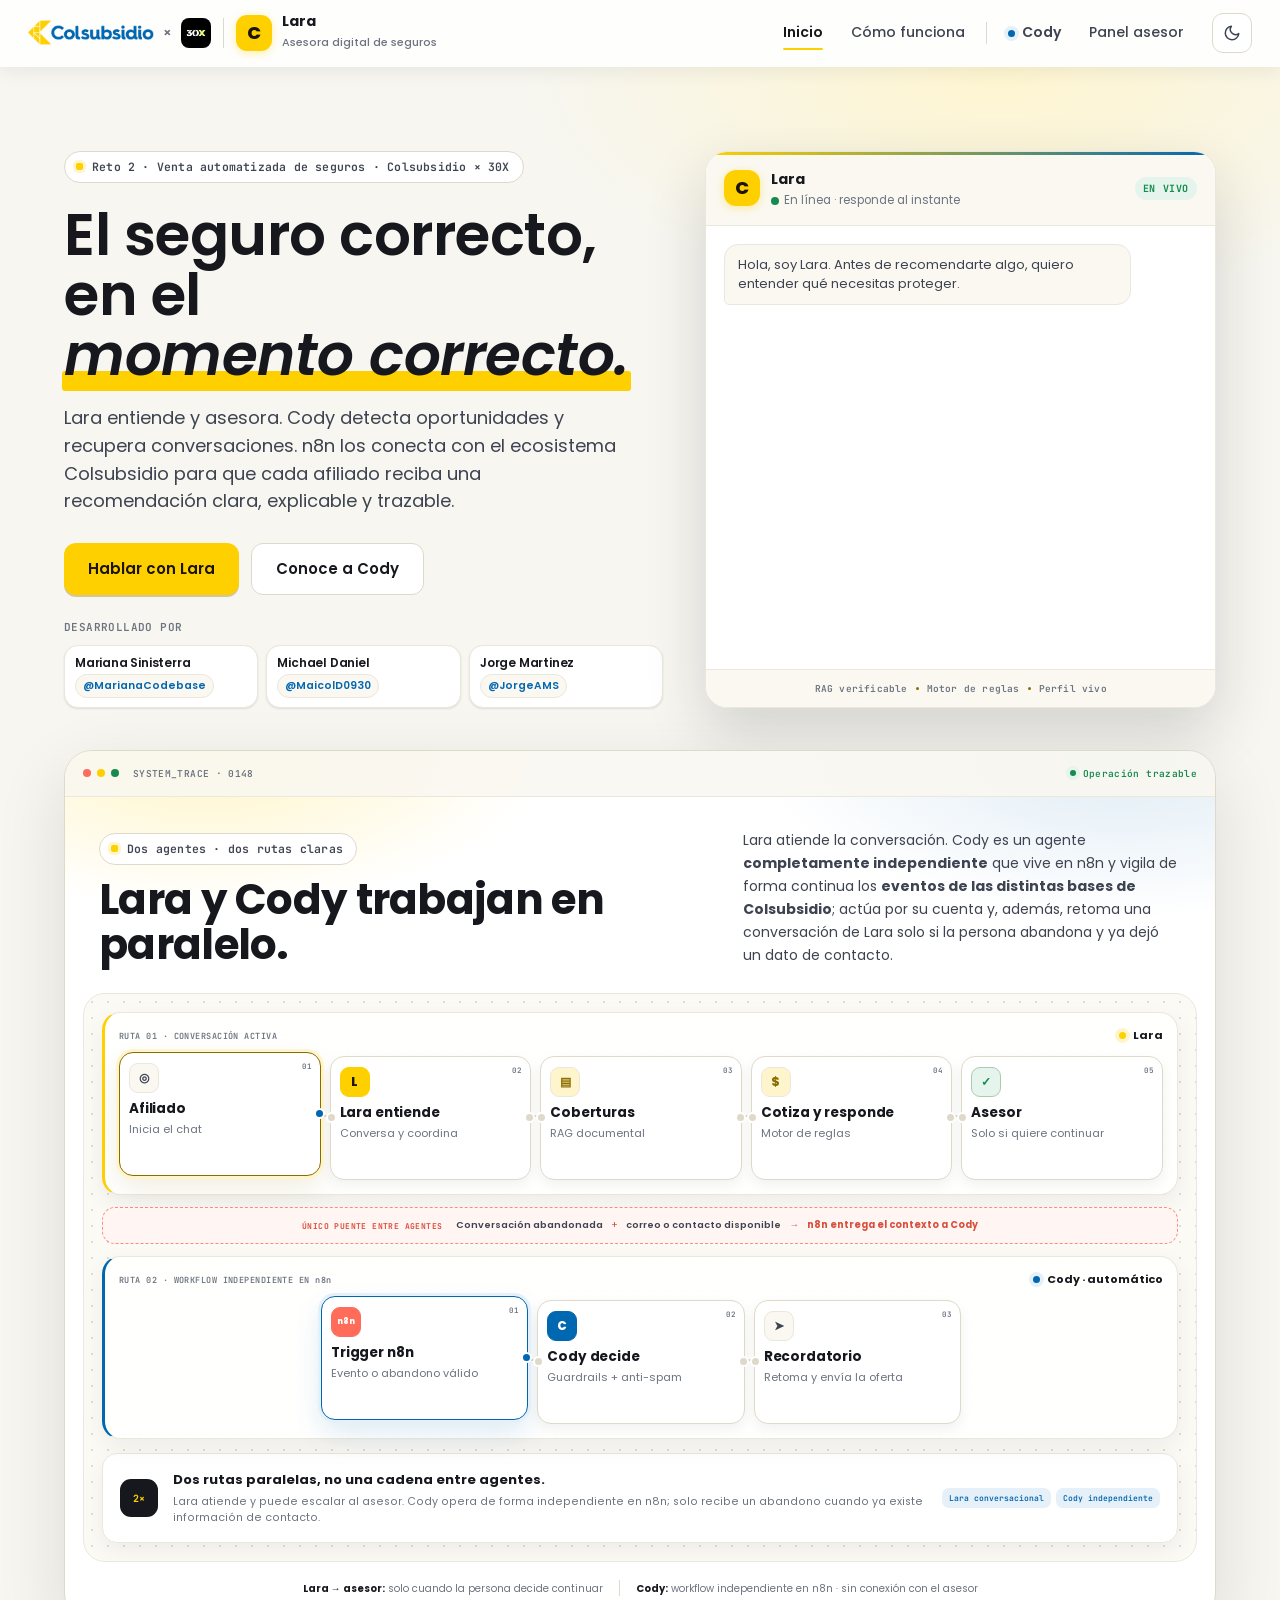
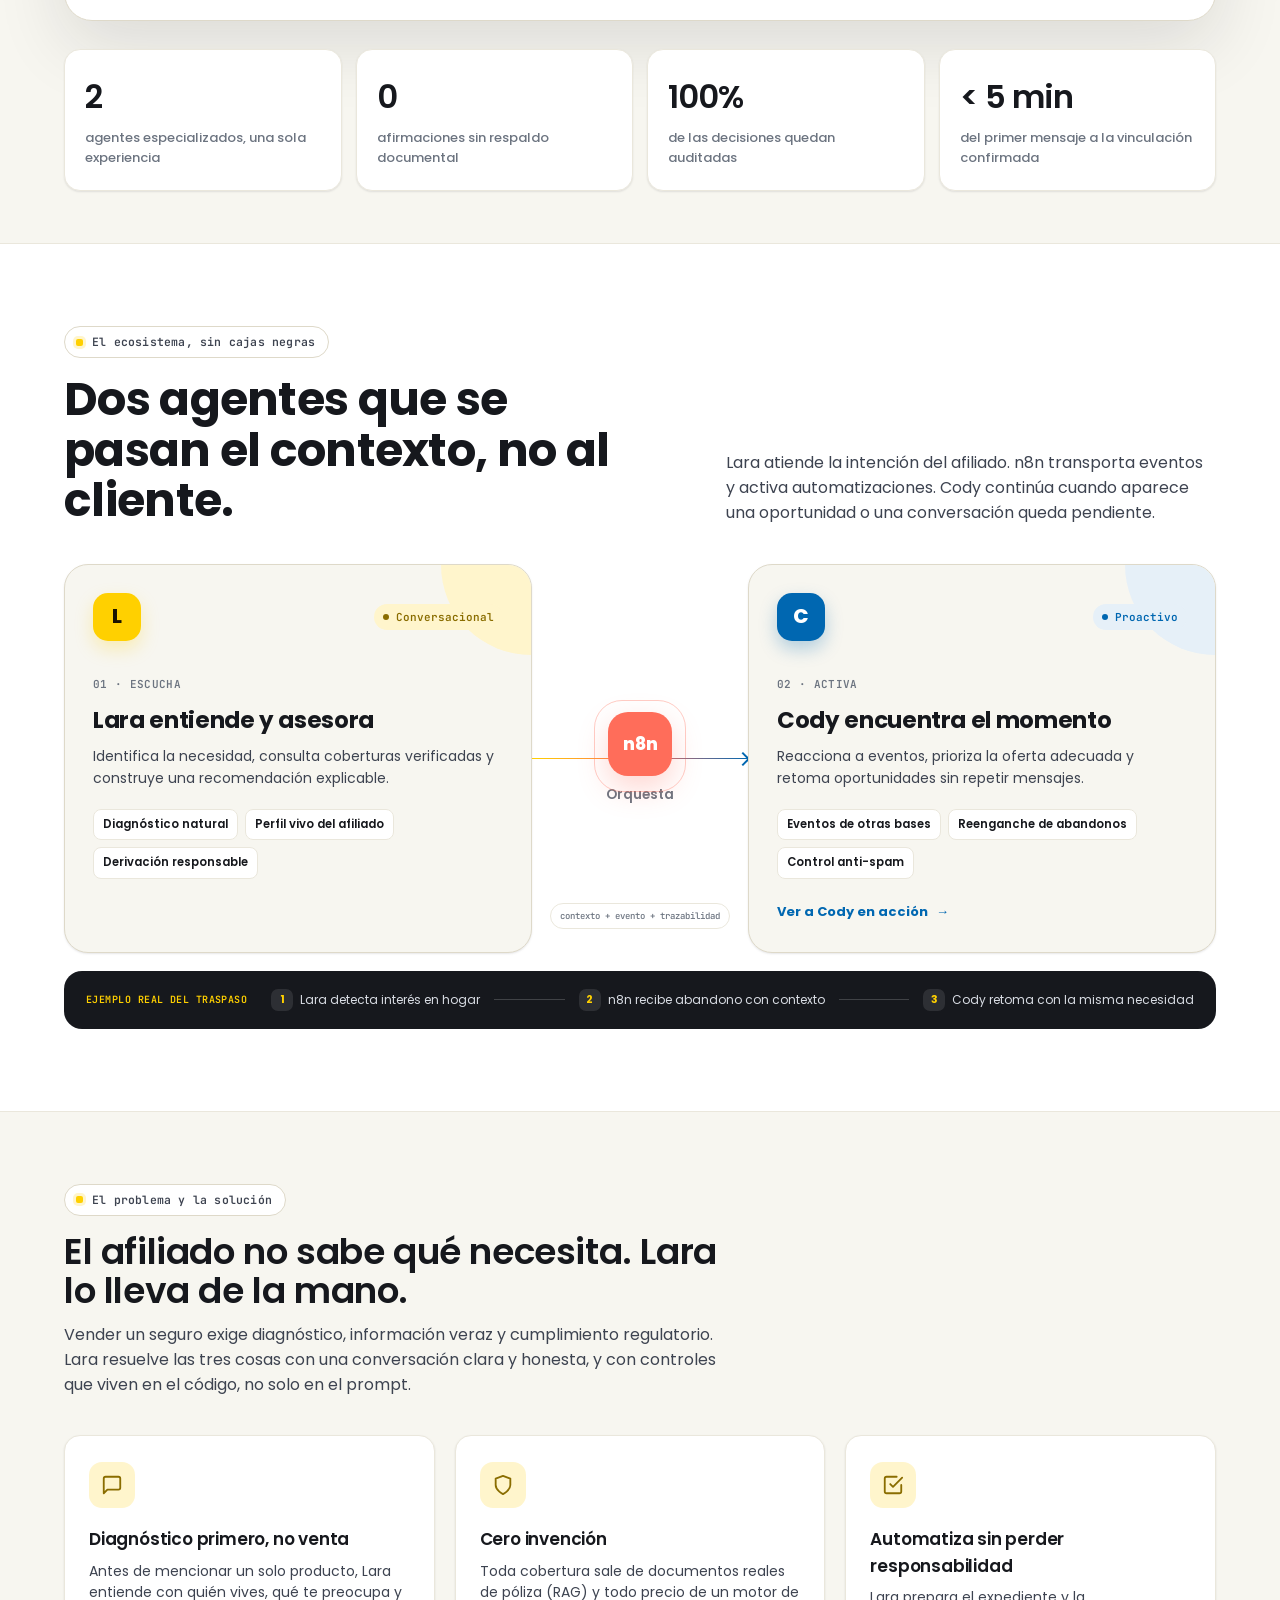
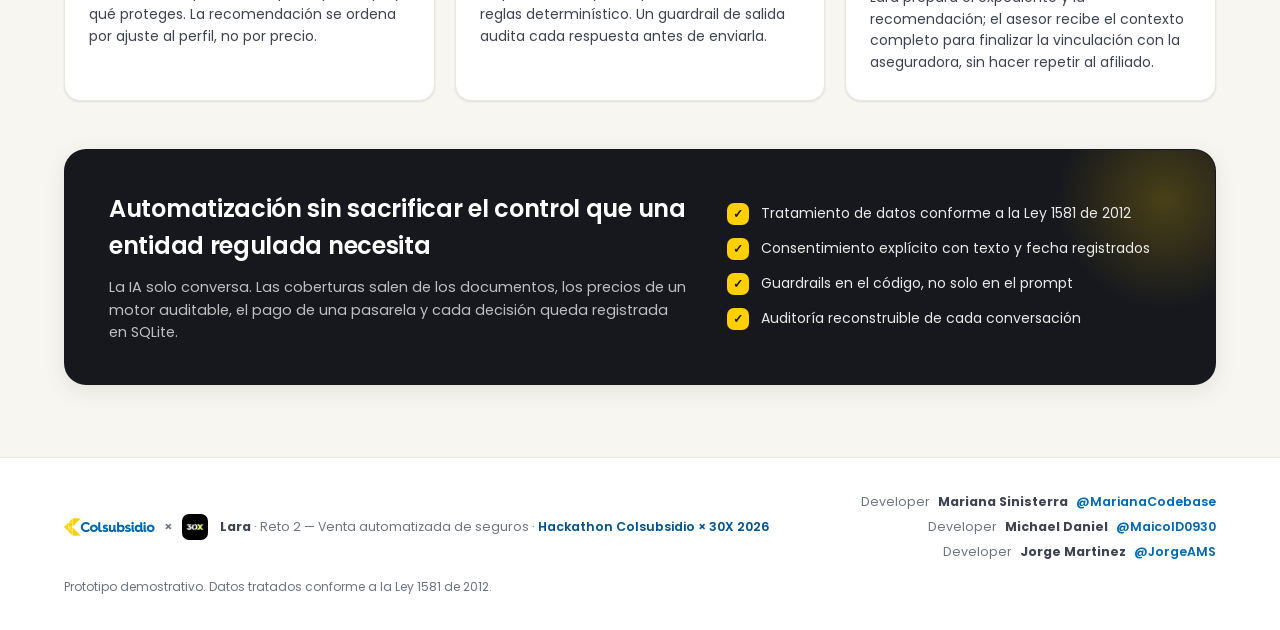
<file: static/index.html>
﻿<!DOCTYPE html>
<html lang="es" data-theme="light">
<head>
<meta charset="UTF-8" />
<meta name="viewport" content="width=device-width, initial-scale=1.0" />
<title>Lara — Venta automatizada de seguros | Colsubsidio × 30X</title>
<meta name="description" content="Lara: agente conversacional de venta de seguros de Colsubsidio. Diagnóstico, recomendación con respaldo documental, contrato, pago y confirmación de la vinculación.">
<meta name="theme-color" content="#ffd000">
<script>
  // Aplica el tema guardado antes de pintar para evitar parpadeo (default: light, marca Colsubsidio).
  (function(){try{var t=localStorage.getItem("clara-theme")||"light";document.documentElement.setAttribute("data-theme",t);}catch(e){}})();
</script>
<link rel="preconnect" href="https://fonts.googleapis.com">
<link rel="preconnect" href="https://fonts.gstatic.com" crossorigin>
<link href="https://fonts.googleapis.com/css2?family=JetBrains+Mono:wght@500;600&family=Poppins:wght@400;500;600;700;800&display=swap" rel="stylesheet">
<link rel="stylesheet" href="/static/css/styles.css?v=system-flow-3">
<link rel="stylesheet" href="/static/css/arch.css">
<link rel="stylesheet" href="/static/css/agent-flow.css?v=parallel-flow-1">
</head>
<body>

<header class="nav">
  <div class="nav-inner">
    <div class="brandlock">
      <span class="cobrand" aria-label="Colsubsidio por 30X">
        <img class="logo-cols" src="/static/img/colsubsidio.png" alt="Colsubsidio">
        <span class="xsign">×</span>
        <img class="logo-30x" src="/static/img/30x.png" alt="30X">
      </span>
      <span class="vdiv"></span>
      <div class="product">
        <div class="mark">C</div>
        <div>
          <b>Lara</b>
          <span>Asesora digital de seguros</span>
        </div>
      </div>
    </div>
    <button class="menu-toggle" id="menuToggle" aria-label="Abrir menú" aria-expanded="false" aria-controls="mainNav">
      <span></span><span></span><span></span>
    </button>
    <nav class="nav-links" id="mainNav" aria-label="Navegación principal">
      <button data-view="inicio" class="active">Inicio</button>
      <button data-scroll="ecosistema">Cómo funciona</button>
      <span class="nav-divider" aria-hidden="true"></span>
      <a class="nav-agent-link" href="/ofertas" title="Cody: agente proactivo orquestado por n8n">
        <span class="nav-agent-dot"></span>Cody
      </a>
      <a class="nav-secondary-link" href="/asesor">Panel asesor</a>
    </nav>
    <button class="theme-toggle" id="themeToggle" aria-label="Cambiar tema" title="Cambiar tema claro/oscuro">
      <svg class="i-moon" width="18" height="18" viewBox="0 0 24 24" fill="none" stroke="currentColor" stroke-width="2" stroke-linecap="round" stroke-linejoin="round"><path d="M21 12.79A9 9 0 1 1 11.21 3 7 7 0 0 0 21 12.79z"/></svg>
      <svg class="i-sun" width="18" height="18" viewBox="0 0 24 24" fill="none" stroke="currentColor" stroke-width="2" stroke-linecap="round" stroke-linejoin="round"><circle cx="12" cy="12" r="4"/><path d="M12 2v2M12 20v2M4.9 4.9l1.4 1.4M17.7 17.7l1.4 1.4M2 12h2M20 12h2M4.9 19.1l1.4-1.4M17.7 6.3l1.4-1.4"/></svg>
    </button>
  </div>
</header>

<!-- ============ INICIO ============ -->
<main id="inicio" class="view active">
  <section class="hero">
    <div class="container hero-grid">
      <div>
        <span class="eyebrow">Reto 2 · Venta automatizada de seguros · Colsubsidio × 30X</span>
        <h1>El seguro correcto, en el <em>momento correcto.</em></h1>
        <p class="lead">Lara entiende y asesora. Cody detecta oportunidades y recupera conversaciones.
          n8n los conecta con el ecosistema Colsubsidio para que cada afiliado reciba una recomendación
          clara, explicable y trazable.</p>
        <div class="hero-actions">
          <button class="btn primary" data-view="demo">Hablar con Lara</button>
          <a class="btn ghost" href="/ofertas">Conoce a Cody</a>
        </div>
        <div class="hero-dev">
          <span class="hero-dev-label">Desarrollado por</span>
          <ul class="hero-dev-list">
            <li class="hero-dev-person">
              <span class="who">Mariana Sinisterra</span>
              <a class="handle" href="https://github.com/MarianaCodebase" target="_blank" rel="noopener">@MarianaCodebase</a>
            </li>
            <li class="hero-dev-person">
              <span class="who">Michael Daniel</span>
              <a class="handle" href="https://github.com/MaicolD0930" target="_blank" rel="noopener">@MaicolD0930</a>
            </li>
            <li class="hero-dev-person">
              <span class="who">Jorge Martinez</span>
              <a class="handle" href="https://github.com/GeorgeAMS" target="_blank" rel="noopener">@JorgeAMS</a>
            </li>
          </ul>
        </div>
      </div>
      <div class="hero-card" aria-label="Conversación demostrativa con Lara">
        <div class="hc-head">
          <div class="hc-avatar">C</div>
          <div><b>Lara</b><br><small><span class="live-dot"></span> <span id="heroLiveStatus">En línea · responde al instante</span></small></div>
          <span class="hero-live-badge" aria-hidden="true">EN VIVO</span>
        </div>
        <div class="hc-body" id="heroLiveChat"></div>
        <div class="hc-tech" aria-label="Tecnología de la conversación">
          <span>RAG verificable</span><i></i><span>Motor de reglas</span><i></i><span>Perfil vivo</span>
        </div>
      </div>
    </div>

    <div class="container">
      <section class="system-console" aria-labelledby="systemFlowTitle">
        <div class="sf-toolbar">
          <div class="sf-window-dots" aria-hidden="true"><i></i><i></i><i></i></div>
          <span class="sf-trace">SYSTEM_TRACE · 0148</span>
          <span class="sf-live"><i></i> Operación trazable</span>
        </div>
        <div class="sf-heading">
          <div>
            <span class="eyebrow">Dos agentes · dos rutas claras</span>
            <h2 id="systemFlowTitle">Lara y Cody trabajan en paralelo.</h2>
          </div>
          <p>Lara atiende la conversación. Cody es un agente <b>completamente independiente</b> que vive en n8n y vigila de forma continua los <b>eventos de las distintas bases de Colsubsidio</b>; actúa por su cuenta y, además, retoma una conversación de Lara solo si la persona abandona y ya dejó un dato de contacto.</p>
        </div>

        <div class="sf-canvas">
          <div class="sf-flow" id="systemFlow" aria-label="Rutas independientes de Lara y Cody">
            <section class="sf-lane sf-lane-lara" aria-labelledby="laraLaneTitle">
              <header class="sf-lane-head">
                <span>RUTA 01 · CONVERSACIÓN ACTIVA</span>
                <strong id="laraLaneTitle"><i></i> Lara</strong>
              </header>
              <div class="sf-lane-track sf-lane-track-lara" role="list">
                <button class="sf-node is-active" type="button" role="listitem" data-flow-node="afiliado" aria-pressed="true"><span class="sf-step">01</span><span class="sf-icon user">◎</span><strong>Afiliado</strong><small>Inicia el chat</small></button>
                <button class="sf-node" type="button" role="listitem" data-flow-node="lara" aria-pressed="false"><span class="sf-step">02</span><span class="sf-icon lara">L</span><strong>Lara entiende</strong><small>Conversa y coordina</small></button>
                <button class="sf-node" type="button" role="listitem" data-flow-node="coberturas" aria-pressed="false"><span class="sf-step">03</span><span class="sf-icon rag">▤</span><strong>Coberturas</strong><small>RAG documental</small></button>
                <button class="sf-node" type="button" role="listitem" data-flow-node="cotizar" aria-pressed="false"><span class="sf-step">04</span><span class="sf-icon quote">$</span><strong>Cotiza y responde</strong><small>Motor de reglas</small></button>
                <button class="sf-node" type="button" role="listitem" data-flow-node="asesor" aria-pressed="false"><span class="sf-step">05</span><span class="sf-icon advisor">✓</span><strong>Asesor</strong><small>Solo si quiere continuar</small></button>
              </div>
            </section>

            <div class="sf-abandon-handoff" role="note">
              <span class="sf-handoff-label">ÚNICO PUENTE ENTRE AGENTES</span>
              <div><b>Conversación abandonada</b><i>+</i><b>correo o contacto disponible</b><span>→</span><strong>n8n entrega el contexto a Cody</strong></div>
            </div>

            <section class="sf-lane sf-lane-cody" aria-labelledby="codyLaneTitle">
              <header class="sf-lane-head">
                <span>RUTA 02 · WORKFLOW INDEPENDIENTE EN n8n</span>
                <strong id="codyLaneTitle"><i></i> Cody · automático</strong>
              </header>
              <div class="sf-lane-track sf-lane-track-cody" role="list">
                <button class="sf-node sf-node-n8n" type="button" role="listitem" data-flow-node="n8n" aria-pressed="false"><span class="sf-step">01</span><span class="sf-icon n8n">n8n</span><strong>Trigger n8n</strong><small>Evento o abandono válido</small></button>
                <button class="sf-node sf-node-cody" type="button" role="listitem" data-flow-node="cody" aria-pressed="false"><span class="sf-step">02</span><span class="sf-icon cody">C</span><strong>Cody decide</strong><small>Guardrails + anti-spam</small></button>
                <button class="sf-node" type="button" role="listitem" data-flow-node="mensaje" aria-pressed="false"><span class="sf-step">03</span><span class="sf-icon message">➤</span><strong>Recordatorio</strong><small>Retoma y envía la oferta</small></button>
              </div>
            </section>
          </div>

          <div class="sf-detail" id="systemFlowDetail" aria-live="polite">
            <span class="sf-detail-index">2×</span>
            <div>
              <strong>Dos rutas paralelas, no una cadena entre agentes.</strong>
              <p>Lara atiende y puede escalar al asesor. Cody opera de forma independiente en n8n; solo recibe un abandono cuando ya existe información de contacto.</p>
            </div>
            <div class="sf-detail-tags"><span>Lara conversacional</span><span>Cody independiente</span></div>
          </div>
        </div>
        <div class="sf-principle">
          <span><b>Lara → asesor:</b> solo cuando la persona decide continuar</span>
          <span class="sf-route-separator" aria-hidden="true"></span>
          <span><b>Cody:</b> workflow independiente en n8n · sin conexión con el asesor</span>
        </div>
      </section>

      <div class="kpis">
        <div class="kpi" data-reveal><b>2</b><span>agentes especializados, una sola experiencia</span></div>
        <div class="kpi" data-reveal data-reveal-delay="1"><b>0</b><span>afirmaciones sin respaldo documental</span></div>
        <div class="kpi" data-reveal data-reveal-delay="2"><b>100%</b><span>de las decisiones quedan auditadas</span></div>
        <div class="kpi" data-reveal data-reveal-delay="3"><b>&lt; 5 min</b><span>del primer mensaje a la vinculación confirmada</span></div>
      </div>
    </div>
  </section>

  <section class="ecosystem-block" id="ecosistema">
    <div class="container">
      <div class="ecosystem-intro" data-reveal>
        <div>
          <span class="eyebrow">El ecosistema, sin cajas negras</span>
          <h2>Dos agentes que se pasan el contexto, no al cliente.</h2>
        </div>
        <p>Lara atiende la intención del afiliado. n8n transporta eventos y activa automatizaciones.
          Cody continúa cuando aparece una oportunidad o una conversación queda pendiente.</p>
      </div>

      <div class="agent-journey" aria-label="Flujo entre Lara, n8n y Cody">
        <article class="journey-card lara-card" data-reveal>
          <div class="journey-top">
            <span class="agent-avatar">L</span>
            <span class="agent-status"><i></i> Conversacional</span>
          </div>
          <span class="journey-step">01 · Escucha</span>
          <h3>Lara entiende y asesora</h3>
          <p>Identifica la necesidad, consulta coberturas verificadas y construye una recomendación explicable.</p>
          <ul>
            <li>Diagnóstico natural</li>
            <li>Perfil vivo del afiliado</li>
            <li>Derivación responsable</li>
          </ul>
        </article>

        <div class="journey-bridge" data-reveal data-reveal-delay="1" aria-label="n8n orquesta la comunicación">
          <span class="bridge-pulse"></span>
          <b>n8n</b>
          <small>Orquesta</small>
          <div class="bridge-line"></div>
          <span class="trace-pill">contexto + evento + trazabilidad</span>
        </div>

        <article class="journey-card cody-card" data-reveal data-reveal-delay="2">
          <div class="journey-top">
            <span class="agent-avatar">C</span>
            <span class="agent-status cody"><i></i> Proactivo</span>
          </div>
          <span class="journey-step">02 · Activa</span>
          <h3>Cody encuentra el momento</h3>
          <p>Reacciona a eventos, prioriza la oferta adecuada y retoma oportunidades sin repetir mensajes.</p>
          <ul>
            <li>Eventos de otras bases</li>
            <li>Reenganche de abandonos</li>
            <li>Control anti-spam</li>
          </ul>
          <a class="journey-link" href="/ofertas">Ver a Cody en acción <span>→</span></a>
        </article>
      </div>

      <div class="handoff-proof" data-reveal>
        <span class="proof-label">Ejemplo real del traspaso</span>
        <div class="proof-track">
          <span><b>1</b> Lara detecta interés en hogar</span>
          <i></i>
          <span><b>2</b> n8n recibe abandono con contexto</span>
          <i></i>
          <span><b>3</b> Cody retoma con la misma necesidad</span>
        </div>
      </div>
    </div>
  </section>

  <section class="block">
    <div class="container">
      <div class="sec-head">
        <span class="eyebrow">El problema y la solución</span>
        <h2>El afiliado no sabe qué necesita. Lara lo lleva de la mano.</h2>
        <p>Vender un seguro exige diagnóstico, información veraz y cumplimiento regulatorio. Lara resuelve las tres cosas
          con una conversación clara y honesta, y con controles que viven en el código, no solo en el prompt.</p>
      </div>
      <div class="cols-3">
        <div class="feature" data-reveal>
          <div class="ic" aria-hidden="true">
            <svg width="22" height="22" viewBox="0 0 24 24" fill="none" stroke="currentColor" stroke-width="2" stroke-linecap="round" stroke-linejoin="round"><path d="M21 15a2 2 0 0 1-2 2H7l-4 4V5a2 2 0 0 1 2-2h14a2 2 0 0 1 2 2z"/></svg>
          </div>
          <h3>Diagnóstico primero, no venta</h3>
          <p>Antes de mencionar un solo producto, Lara entiende con quién vives, qué te preocupa y qué proteges. La
            recomendación se ordena por ajuste al perfil, no por precio.</p>
        </div>
        <div class="feature" data-reveal data-reveal-delay="1">
          <div class="ic" aria-hidden="true">
            <svg width="22" height="22" viewBox="0 0 24 24" fill="none" stroke="currentColor" stroke-width="2" stroke-linecap="round" stroke-linejoin="round"><path d="M12 22s8-4 8-10V5l-8-3-8 3v7c0 6 8 10 8 10z"/></svg>
          </div>
          <h3>Cero invención</h3>
          <p>Toda cobertura sale de documentos reales de póliza (RAG) y todo precio de un motor de reglas determinístico.
            Un guardrail de salida audita cada respuesta antes de enviarla.</p>
        </div>
        <div class="feature" data-reveal data-reveal-delay="2">
          <div class="ic" aria-hidden="true">
            <svg width="22" height="22" viewBox="0 0 24 24" fill="none" stroke="currentColor" stroke-width="2" stroke-linecap="round" stroke-linejoin="round"><path d="M9 11l3 3L22 4"/><path d="M21 12v7a2 2 0 0 1-2 2H5a2 2 0 0 1-2-2V5a2 2 0 0 1 2-2h11"/></svg>
          </div>
          <h3>Automatiza sin perder responsabilidad</h3>
          <p>Lara prepara el expediente y la recomendación; el asesor recibe el contexto completo para finalizar
            la vinculación con la aseguradora, sin hacer repetir al afiliado.</p>
        </div>
      </div>

      <div class="compliance" data-reveal>
        <div>
          <h3>Automatización sin sacrificar el control que una entidad regulada necesita</h3>
          <p>La IA solo conversa. Las coberturas salen de los documentos, los precios de un motor auditable, el pago de
            una pasarela y cada decisión queda registrada en SQLite.</p>
        </div>
        <div class="comp-list">
          <div class="comp-item"><span class="chk">✓</span> Tratamiento de datos conforme a la Ley 1581 de 2012</div>
          <div class="comp-item"><span class="chk">✓</span> Consentimiento explícito con texto y fecha registrados</div>
          <div class="comp-item"><span class="chk">✓</span> Guardrails en el código, no solo en el prompt</div>
          <div class="comp-item"><span class="chk">✓</span> Auditoría reconstruible de cada conversación</div>
        </div>
      </div>
    </div>
  </section>
</main>

<!-- ============ DEMO ============ -->
<main id="demo" class="view">
  <div class="demo-wrap">
    <div class="container">
      <div class="demo-top">
        <div>
          <h2>Demo interactiva</h2>
          <p>Conversa con Lara como lo haría un afiliado. El agente corre con la API de Gemini en el backend.</p>
        </div>
        <div class="afiliado-pick">
          <label for="afiliadoSel">Perfil de la base de afiliados</label>
          <select id="afiliadoSel" title="La oferta cambia según el perfil: elige un afiliado real (anonimizado, por SERIE) y compara">
            <option value="">Visitante anónimo (sin datos previos)</option>
          </select>
        </div>
        <button class="btn ghost" id="resetDemo">
          <svg width="16" height="16" viewBox="0 0 24 24" fill="none" stroke="currentColor" stroke-width="2" stroke-linecap="round" stroke-linejoin="round"><path d="M3 12a9 9 0 1 0 3-6.7L3 8"/><path d="M3 3v5h5"/></svg>
          Reiniciar
        </button>
      </div>

      <div class="demo-grid">
        <div class="chat-card">
          <div class="chat-head">
            <div class="hc-avatar">C</div>
            <div><b>Lara</b><br><small><span class="live-dot"></span> Asesora digital</small></div>
            <span class="chan" id="chanTag">Canal: WhatsApp</span>
          </div>
          <div class="chat-scroll" id="chat"></div>
          <div class="composer">
            <div class="chips" id="chips"></div>
            <div class="input-row">
              <input id="userInput" type="text" placeholder="Escribe un mensaje..." autocomplete="off" maxlength="2000" />
              <button id="sendBtn" aria-label="Enviar">
                <svg width="18" height="18" viewBox="0 0 24 24" fill="none" stroke="currentColor" stroke-width="2" stroke-linecap="round" stroke-linejoin="round"><path d="M22 2L11 13"/><path d="M22 2l-7 20-4-9-9-4 20-7z"/></svg>
              </button>
            </div>
          </div>
        </div>

        <aside class="side">
          <div class="panel">
            <h3>Estado de la sesión</h3>
            <div class="pbody">
              <div class="states-v" id="stateTrack">
                <div class="st" data-state="DIAGNOSTICO"><span class="dot">1</span><span class="txt">Diagnóstico</span></div>
                <div class="st" data-state="RECOMENDACION"><span class="dot">2</span><span class="txt">Recomendación</span></div>
                <div class="st" data-state="DUDAS"><span class="dot">3</span><span class="txt">Dudas</span></div>
                <div class="st" data-state="CIERRE"><span class="dot">4</span><span class="txt">Cierre</span></div>
                <div class="st" data-state="VINCULADA"><span class="dot">5</span><span class="txt">Vinculada</span></div>
                <div class="st" data-state="CERRADA"><span class="dot">6</span><span class="txt">Cerrada</span></div>
              </div>
            </div>
          </div>

          <div class="panel">
            <h3>Perfil detectado</h3>
            <div class="pbody">
              <div class="profile-list" id="profileList">
                <div class="pf"><span class="k">Hogar</span><span class="v empty" data-pf="hogar">Sin datos</span></div>
                <div class="pf"><span class="k">Vehículo</span><span class="v empty" data-pf="vehiculo">Sin datos</span></div>
                <div class="pf"><span class="k">Dependientes</span><span class="v empty" data-pf="dependientes">Sin datos</span></div>
                <div class="pf"><span class="k">Ocupación</span><span class="v empty" data-pf="ocupacion">Sin datos</span></div>
                <div class="pf"><span class="k">Rango de edad</span><span class="v empty" data-pf="edad">Sin datos</span></div>
                <div class="pf"><span class="k">Prioridad</span><span class="v empty" data-pf="prioridad">Sin datos</span></div>
                <div class="pf"><span class="k">Otros datos</span><span class="v empty" data-pf="notas">Sin datos</span></div>
              </div>
            </div>
          </div>

          <div class="panel" id="propensionPanel" style="display:none">
            <h3>Propensión · por qué esta oferta</h3>
            <div class="pbody">
              <div id="propensionList"></div>
              <div class="prop-mc" id="propensionMC"></div>
            </div>
          </div>

          <div class="panel">
            <h3>Registro de auditoría</h3>
            <div class="pbody">
              <div class="audit" id="audit"><div class="audit-empty">Aún no hay eventos registrados.</div></div>
            </div>
          </div>

          <div class="panel">
            <div class="guard-mini">
              <div class="gi" aria-hidden="true">
                <svg width="18" height="18" viewBox="0 0 24 24" fill="none" stroke="currentColor" stroke-width="2" stroke-linecap="round" stroke-linejoin="round"><path d="M12 22s8-4 8-10V5l-8-3-8 3v7c0 6 8 10 8 10z"/></svg>
              </div>
              <div>
                <b>Guardrail activo</b>
                <p id="guardText">Cada respuesta se audita antes de enviarse.</p>
              </div>
            </div>
          </div>
        </aside>
      </div>
    </div>
  </div>
</main>

<!-- ============ ARQUITECTURA ============ -->
<main id="arquitectura" class="view">
  <div class="arch">
    <div class="container">

      <header class="arch-hero">
        <p class="arch-kicker">Arquitectura · Lara × Colsubsidio</p>
        <h2 class="arch-title">El modelo conversa.<br><em>El sistema decide.</em></h2>
        <p class="arch-lead">Cuatro capas. Un flujo determinístico. Cada precio, cobertura y vinculación sale del código — nunca del LLM.</p>
      </header>

      <!-- Capas: deck hover -->
      <section class="arch-deck" aria-label="Capas del sistema" id="archDeck">
        <div class="deck-row">
          <article class="deck-card" tabindex="0" style="--lc:var(--accent)">
            <div class="deck-glow" aria-hidden="true"></div>
            <span class="deck-idx">01</span>
            <h3>Canales</h3>
            <p class="deck-sub">Entrada del afiliado</p>
            <p class="deck-body">El afiliado llega por chat web o WhatsApp. Toda la conversación entra por un solo endpoint.</p>
            <ul class="deck-ports">
              <li>Chat web</li>
              <li>WhatsApp · Twilio</li>
              <li class="mono">POST /api/chat</li>
            </ul>
          </article>

          <article class="deck-card" tabindex="0" style="--lc:var(--brand)">
            <div class="deck-glow" aria-hidden="true"></div>
            <span class="deck-idx">02</span>
            <h3>Agente · Lara</h3>
            <p class="deck-sub">Gemini con tool use</p>
            <p class="deck-body">El modelo conversa y pide herramientas. No inventa precios ni coberturas: solo orquesta.</p>
            <ul class="deck-ports">
              <li class="mono">Gemini API</li>
              <li>Orquestación conversacional</li>
              <li>Extracción · responseSchema</li>
            </ul>
          </article>

          <article class="deck-card" tabindex="0" style="--lc:var(--warn)">
            <div class="deck-glow" aria-hidden="true"></div>
            <span class="deck-idx">03</span>
            <h3>Backend</h3>
            <p class="deck-sub">Control determinístico</p>
            <p class="deck-body">FastAPI manda: máquina de estados, sesiones en SQLite y guardrails que auditan cada salida.</p>
            <ul class="deck-ports">
              <li class="mono">FastAPI</li>
              <li class="mono">SQLite · auditoría</li>
              <li>Máquina de estados</li>
              <li>Guardrails en código</li>
            </ul>
          </article>

          <article class="deck-card" tabindex="0" style="--lc:var(--ok)">
            <div class="deck-glow" aria-hidden="true"></div>
            <span class="deck-idx">04</span>
            <h3>Servicios</h3>
            <p class="deck-sub">Determinísticos</p>
            <p class="deck-body">RAG, propensión, reglas, PDF, pago y bandeja del asesor. Cada uno es código puro — nunca el LLM.</p>
            <ul class="deck-ports">
              <li>RAG · coberturas</li>
              <li>Motor de propensión</li>
              <li>PDF · fpdf2</li>
              <li>Bandeja del asesor</li>
            </ul>
          </article>
        </div>
      </section>

      <!-- Pipeline -->
      <section class="arch-pipe" aria-label="Workflow automatizado">
        <div class="arch-sec-head">
          <span class="arch-kicker">Workflow</span>
          <h3>De punta a punta, con automatización responsable</h3>
          <p>Ocho estaciones automatizadas y una derivación humana con contexto cuando corresponde.</p>
        </div>

        <div class="pipe-stage" id="pipeStage">
          <div class="pipe-track" aria-hidden="true">
            <i class="pipe-track-line"></i>
            <i class="pipe-track-fill" id="pipeTrackFill"></i>
            <span class="pipe-signal" id="pipeSignal"></span>
          </div>

          <ol class="pipe-rail" id="pipeRail">
            <li class="pipe-step" data-step="0">
              <span class="pipe-num">00</span>
              <div class="pipe-body">
                <h4>Entrada y sesión <code>init</code></h4>
                <p>Se crea la sesión en Diagnóstico y se persiste en SQLite. Saludo + aviso Ley 1581.</p>
              </div>
            </li>
            <li class="pipe-step" data-step="1">
              <span class="pipe-num">01</span>
              <div class="pipe-body">
                <h4>Diagnóstico <code>registrar_perfil</code></h4>
                <p>Preguntas abiertas. Perfil con herramientas del agente + extracción estructurada.</p>
              </div>
            </li>
            <li class="pipe-step" data-step="2">
              <span class="pipe-num">02</span>
              <div class="pipe-body">
                <h4>Recomendación <code>recomendar</code></h4>
                <p>consultar_coberturas() y cotizar() rankean opciones con precio real.</p>
              </div>
            </li>
            <li class="pipe-step" data-step="3">
              <span class="pipe-num">03</span>
              <div class="pipe-body">
                <h4>Resolución de dudas <code>RAG</code></h4>
                <p>Respuestas respaldadas en condiciones reales. Fuera de alcance → humano.</p>
              </div>
            </li>
            <li class="pipe-step" data-step="4">
              <span class="pipe-num">04</span>
              <div class="pipe-body">
                <h4>Datos y contrato <code>generar_contrato</code></h4>
                <p>Datos del bien + PDF único con detalle de póliza y firma.</p>
              </div>
            </li>
            <li class="pipe-step" data-step="5">
              <span class="pipe-num">05</span>
              <div class="pipe-body">
                <h4>Firma y pago <code>Wompi</code></h4>
                <p>Firma electrónica, consentimiento registrado y checkout sandbox.</p>
              </div>
            </li>
            <li class="pipe-step" data-step="6">
              <span class="pipe-num">06</span>
              <div class="pipe-body">
                <h4>Vinculación <code>webhook</code></h4>
                <p>Pago APPROVED → vinculación radicada y resumen PDF. La póliza la emite la aseguradora.</p>
              </div>
            </li>
            <li class="pipe-step" data-step="7">
              <span class="pipe-num">07</span>
              <div class="pipe-body">
                <h4>Post-venta <code>CSAT</code></h4>
                <p>Encuesta de satisfacción y la vinculación pasa a la bandeja del asesor.</p>
              </div>
            </li>
          </ol>
        </div>
      </section>

      <!-- Herramientas · Tool rack 3D -->
      <section class="arch-tools" aria-label="Herramientas del agente" id="archTools">
        <div class="arch-sec-head">
          <span class="arch-kicker">Tool surface</span>
          <h3>Herramientas del agente</h3>
          <p>Quién decide el contenido: nunca el modelo inventa coberturas ni precios.</p>
        </div>

        <p class="tool-hint" id="toolHint"><span class="tool-live" aria-hidden="true"></span>Superficie de tools · 6 endpoints determinísticos</p>

        <div class="tool-stage" id="toolStage" aria-hidden="false">
          <div class="tool-stage-floor" aria-hidden="true"></div>
          <div class="tool-rack" id="toolRack">
            <article class="tool-card tool-row-a" data-tool="0" style="--ti:0;--ry:-10deg">
              <div class="tool-scan" aria-hidden="true"></div>
              <header class="tool-head">
                <span class="tool-fn">fn</span>
                <code class="tool-name">consultar_coberturas</code>
                <span class="tool-slot">01</span>
              </header>
              <div class="tool-bus">
                <div class="tool-port">
                  <span class="port-pin in" aria-hidden="true"></span>
                  <div><span class="port-lab">Entrada</span><span class="port-val">producto, tipo (amparo / exclusión / condición)</span></div>
                </div>
                <div class="tool-port">
                  <span class="port-pin out" aria-hidden="true"></span>
                  <div><span class="port-lab">Salida</span><span class="port-val">chunks con texto de la póliza y fuente</span></div>
                </div>
                <div class="tool-port">
                  <span class="port-pin decide" aria-hidden="true"></span>
                  <div><span class="port-lab">Decide</span><span class="port-val">Documentos reales Colsubsidio <span class="src">RAG</span></span></div>
                </div>
              </div>
            </article>

            <article class="tool-card tool-row-a" data-tool="1" style="--ti:1;--ry:2deg">
              <div class="tool-scan" aria-hidden="true"></div>
              <header class="tool-head">
                <span class="tool-fn">fn</span>
                <code class="tool-name">cotizar</code>
                <span class="tool-slot">02</span>
              </header>
              <div class="tool-bus">
                <div class="tool-port">
                  <span class="port-pin in" aria-hidden="true"></span>
                  <div><span class="port-lab">Entrada</span><span class="port-val">producto, edad, dependientes</span></div>
                </div>
                <div class="tool-port">
                  <span class="port-pin out" aria-hidden="true"></span>
                  <div><span class="port-lab">Salida</span><span class="port-val">precio mensual y desglose</span></div>
                </div>
                <div class="tool-port">
                  <span class="port-pin decide" aria-hidden="true"></span>
                  <div><span class="port-lab">Decide</span><span class="port-val">Motor de reglas <span class="src">nunca el modelo</span></span></div>
                </div>
              </div>
            </article>

            <article class="tool-card tool-row-a" data-tool="2" style="--ti:2;--ry:10deg">
              <div class="tool-scan" aria-hidden="true"></div>
              <header class="tool-head">
                <span class="tool-fn">fn</span>
                <code class="tool-name">registrar_datos</code>
                <span class="tool-slot">03</span>
              </header>
              <div class="tool-bus">
                <div class="tool-port">
                  <span class="port-pin in" aria-hidden="true"></span>
                  <div><span class="port-lab">Entrada</span><span class="port-val">contacto y datos del bien</span></div>
                </div>
                <div class="tool-port">
                  <span class="port-pin out" aria-hidden="true"></span>
                  <div><span class="port-lab">Salida</span><span class="port-val">datos de contratación validados</span></div>
                </div>
                <div class="tool-port">
                  <span class="port-pin decide" aria-hidden="true"></span>
                  <div><span class="port-lab">Decide</span><span class="port-val">Backend <span class="src">regex + responseSchema</span></span></div>
                </div>
              </div>
            </article>

            <article class="tool-card tool-row-b" data-tool="3" style="--ti:3;--ry:-10deg">
              <div class="tool-scan" aria-hidden="true"></div>
              <header class="tool-head">
                <span class="tool-fn">fn</span>
                <code class="tool-name">generar_contrato</code>
                <span class="tool-slot">04</span>
              </header>
              <div class="tool-bus">
                <div class="tool-port">
                  <span class="port-pin in" aria-hidden="true"></span>
                  <div><span class="port-lab">Entrada</span><span class="port-val">producto</span></div>
                </div>
                <div class="tool-port">
                  <span class="port-pin out" aria-hidden="true"></span>
                  <div><span class="port-lab">Salida</span><span class="port-val">PDF: datos, detalle de póliza y firma</span></div>
                </div>
                <div class="tool-port">
                  <span class="port-pin decide" aria-hidden="true"></span>
                  <div><span class="port-lab">Decide</span><span class="port-val">Plantilla con datos de la sesión</span></div>
                </div>
              </div>
            </article>

            <article class="tool-card tool-row-b" data-tool="4" style="--ti:4;--ry:-2deg">
              <div class="tool-scan" aria-hidden="true"></div>
              <header class="tool-head">
                <span class="tool-fn">fn</span>
                <code class="tool-name">firmar-contrato</code>
                <span class="tool-slot">05</span>
              </header>
              <div class="tool-bus">
                <div class="tool-port">
                  <span class="port-pin in" aria-hidden="true"></span>
                  <div><span class="port-lab">Entrada</span><span class="port-val">producto (botón de firma)</span></div>
                </div>
                <div class="tool-port">
                  <span class="port-pin out" aria-hidden="true"></span>
                  <div><span class="port-lab">Salida</span><span class="port-val">consentimiento + enlace y referencia de pago</span></div>
                </div>
                <div class="tool-port">
                  <span class="port-pin decide" aria-hidden="true"></span>
                  <div><span class="port-lab">Decide</span><span class="port-val">Backend + Wompi sandbox</span></div>
                </div>
              </div>
            </article>

            <article class="tool-card tool-row-b" data-tool="5" style="--ti:5;--ry:10deg">
              <div class="tool-scan" aria-hidden="true"></div>
              <header class="tool-head">
                <span class="tool-fn">fn</span>
                <code class="tool-name">escalar_a_humano</code>
                <span class="tool-slot">06</span>
              </header>
              <div class="tool-bus">
                <div class="tool-port">
                  <span class="port-pin in" aria-hidden="true"></span>
                  <div><span class="port-lab">Entrada</span><span class="port-val">motivo</span></div>
                </div>
                <div class="tool-port">
                  <span class="port-pin out" aria-hidden="true"></span>
                  <div><span class="port-lab">Salida</span><span class="port-val">ticket creado</span></div>
                </div>
                <div class="tool-port">
                  <span class="port-pin decide" aria-hidden="true"></span>
                  <div><span class="port-lab">Decide</span><span class="port-val">Backend</span></div>
                </div>
              </div>
            </article>
          </div>
        </div>
      </section>

    </div>
  </div>
</main>

<footer class="foot">
  <div class="container foot-inner">
    <div class="foot-credits">
      <span class="cobrand">
        <img class="logo-cols" src="/static/img/colsubsidio.png" alt="Colsubsidio">
        <span class="xsign">×</span>
        <img class="logo-30x" src="/static/img/30x.png" alt="30X">
      </span>
      <span><b>Lara</b> · Reto 2 — Venta automatizada de seguros ·
        <a href="https://innovacion.colsubsidio.com/" target="_blank" rel="noopener" style="color:var(--primary-d);font-weight:600">Hackathon Colsubsidio × 30X 2026</a></span>
    </div>
    <div class="dev-credit">
      <div class="dev-credit-row">
        <span>Developer</span>
        <b>Mariana Sinisterra</b>
        <a href="https://github.com/MarianaCodebase" target="_blank" rel="noopener">@MarianaCodebase</a>
      </div>
      <div class="dev-credit-row">
        <span>Developer</span>
        <b>Michael Daniel</b>
        <a href="https://github.com/MaicolD0930" target="_blank" rel="noopener">@MaicolD0930</a>
      </div>
      <div class="dev-credit-row">
        <span>Developer</span>
        <b>Jorge Martinez</b>
        <a href="https://github.com/GeorgeAMS" target="_blank" rel="noopener">@JorgeAMS</a>
      </div>
    </div>
  </div>
  <div class="container foot-note">
    Prototipo demostrativo. Datos tratados conforme a la Ley 1581 de 2012.
  </div>
</footer>

<script src="/static/js/app.js?v=nav-maicol-cody"></script>
<script src="/static/js/hero-live.js?v=system-flow-3"></script>
<script src="/static/js/arch.js"></script>
<script src="/static/js/agent-flow.js?v=parallel-flow-1"></script>
</body>
</html>
</file>
<file: static/css/styles.css>
/* =========================================================================
   Lara · Colsubsidio × 30X — Hoja de estilos
   Dirección: marca Colsubsidio real (amarillo #ffd000 · azul #0067b1 · tinta),
   tipografía Poppins. Signature: verificación en vivo.
   Orden:
   0. Fuentes  1. Tokens  2. Base  3. Nav  4. Hero/Inicio  5. Demo
   6. Paneles  7. Arquitectura  8. Footer  9. Motion  10. Responsive
========================================================================= */

/* ---------- 1. Tokens ---------- */
:root{
  /* Superficies cálidas (papel Colsubsidio) */
  --bg:#f7f6f0;
  --surface:#ffffff;
  --surface-2:#faf8f1;
  --ink:#16181d;
  --ink-2:#3d4350;
  --muted:#6c7480;
  --line:#eae7dc;
  --line-2:#ded9c9;

  /* Marca: amarillo = energía/firma */
  --brand:#ffd000;
  --brand-strong:#f2ca46;
  --brand-deep:#8a6d00;      /* amarillo legible sobre blanco (texto/íconos) */
  --brand-ink:#1a1400;       /* texto sobre amarillo */
  --brand-soft:#fff5cc;

  /* Azul = acción funcional / confianza */
  --accent:#0067b1;
  --accent-d:#00538f;
  --accent-soft:#e6f0f8;

  /* Semánticos */
  --ok:#178a4e;              /* "respaldado" / verificado */
  --ok-soft:#e5f4ec;
  --warn:#b45309;
  --warn-soft:#fdf3e7;
  --info:#0067b1;
  --info-soft:#e6f0f8;
  --primary:var(--accent);   /* compat: JS/paneles usan --primary */
  --primary-d:var(--accent-d);
  --primary-soft:var(--accent-soft);

  --shadow-sm:0 1px 2px rgba(22,24,29,.06),0 1px 3px rgba(22,24,29,.05);
  --shadow:0 6px 22px rgba(22,24,29,.09);
  --shadow-lg:0 24px 60px rgba(22,24,29,.16);
  --ring:0 0 0 3px var(--accent-soft);

  --r:16px;
  --r-lg:22px;
  --maxw:1200px;
  --font-display:"Poppins",sans-serif;
  --font-sans:"Poppins",sans-serif;
  --mono:"JetBrains Mono",Consolas,"SFMono-Regular",Menlo,monospace;

  /* Curvas de easing (motion) */
  --ease-out:cubic-bezier(.22,1,.36,1);
  --ease-move:cubic-bezier(.25,1,.5,1);
}
[data-theme="dark"]{
  --bg:#0c0e13;
  --surface:#151a23;
  --surface-2:#10141d;
  --ink:#f1f3f6;
  --ink-2:#b7bfcc;
  --muted:#7e8794;
  --line:#222a37;
  --line-2:#313a4a;

  --brand:#ffd426;
  --brand-strong:#f2ca46;
  --brand-deep:#ffdb57;
  --brand-ink:#17130a;
  --brand-soft:rgba(255,212,38,.14);

  --accent:#4d9fe6;
  --accent-d:#2f88d6;
  --accent-soft:rgba(77,159,230,.15);

  --ok:#35c07a;
  --ok-soft:rgba(53,192,122,.14);
  --warn:#f0ad4e;
  --warn-soft:rgba(240,173,78,.13);
  --info:#4d9fe6;
  --info-soft:rgba(77,159,230,.15);

  --shadow-sm:0 1px 2px rgba(0,0,0,.5);
  --shadow:0 12px 34px rgba(0,0,0,.5);
  --shadow-lg:0 28px 66px rgba(0,0,0,.62);
  --ring:0 0 0 3px rgba(77,159,230,.28);
}

/* ---------- 2. Base ---------- */
*{box-sizing:border-box}
html{scroll-behavior:smooth}
body{
  margin:0;font-family:var(--font-sans);
  background:var(--bg);color:var(--ink);line-height:1.55;-webkit-font-smoothing:antialiased;
  text-rendering:optimizeLegibility;
}
[data-theme="dark"] body{
  background:
    radial-gradient(1100px 520px at 88% -12%, rgba(255,212,38,.08), transparent 60%),
    radial-gradient(820px 520px at 0% 6%, rgba(77,159,230,.07), transparent 55%),
    var(--bg);
}
a{color:inherit;text-decoration:none}
.container{max-width:var(--maxw);margin:0 auto;padding:0 24px}
::selection{background:var(--brand);color:var(--brand-ink)}
:focus-visible{outline:none;box-shadow:var(--ring);border-radius:8px}

.view{display:none}
.view.active{display:block;animation:viewIn .45s var(--ease-out)}
@keyframes viewIn{from{opacity:0;transform:translateY(8px)}to{opacity:1;transform:none}}

.eyebrow{
  display:inline-flex;align-items:center;gap:9px;font-family:var(--mono);font-size:11.5px;
  font-weight:600;color:var(--ink-2);background:var(--surface);border:1px solid var(--line-2);
  padding:6px 13px 6px 11px;border-radius:999px;letter-spacing:.2px;
}
.eyebrow::before{content:"";width:7px;height:7px;border-radius:2px;background:var(--brand);
  box-shadow:0 0 0 3px var(--brand-soft);flex-shrink:0}

/* Botones */
.btn{
  border:none;font:inherit;font-weight:600;font-size:15px;padding:13px 24px;border-radius:12px;
  cursor:pointer;transition:transform .16s var(--ease-out),box-shadow .16s var(--ease-out),background .16s;
  display:inline-flex;align-items:center;gap:9px;
}
.btn.primary{background:var(--brand);color:var(--brand-ink);box-shadow:0 2px 0 rgba(138,109,0,.35)}
.btn.primary:hover{transform:translateY(-2px);box-shadow:0 10px 22px rgba(255,208,0,.4),0 2px 0 rgba(138,109,0,.35)}
.btn.primary:active{transform:translateY(0)}
.btn.ghost{background:var(--surface);color:var(--ink);border:1px solid var(--line-2)}
.btn.ghost:hover{border-color:var(--accent);color:var(--accent);transform:translateY(-1px)}

/* ---------- 3. Nav ---------- */
header.nav{
  position:sticky;top:0;z-index:100;background:color-mix(in srgb,var(--surface) 82%,transparent);
  backdrop-filter:blur(12px) saturate(1.4);border-bottom:1px solid transparent;box-shadow:0 4px 18px rgba(24,31,42,.07);
  transition:border-color .25s,box-shadow .25s,background .25s;
}
header.nav.scrolled{border-bottom-color:var(--line);box-shadow:0 8px 28px rgba(24,31,42,.12)}
[data-theme="dark"] header.nav{box-shadow:0 4px 20px rgba(0,0,0,.2)}
[data-theme="dark"] header.nav.scrolled{box-shadow:0 8px 30px rgba(0,0,0,.3)}
.nav-inner{display:flex;align-items:center;gap:16px;height:66px;width:100%;margin:0 auto;padding:0 28px}
.brandlock{display:flex;align-items:center;gap:12px;flex:0 0 auto;min-width:0}
.cobrand{display:inline-flex;align-items:center;gap:9px;white-space:nowrap;font-weight:700;font-size:13.5px}
.cobrand .wm{letter-spacing:-.2px}
.cobrand .wm .co{color:var(--ink)}
.cobrand .xsign{font-size:13px;color:var(--muted);font-weight:600}
.cobrand .x30{display:inline-grid;place-items:center;height:24px;padding:0 8px;border-radius:7px;
  background:var(--ink);color:var(--surface);font-size:12px;font-weight:800;letter-spacing:.2px}
/* Logos de marca (imágenes reales) */
.logo-cols{height:25px;width:auto;display:block}
.logo-30x{height:30px;width:30px;border-radius:8px;display:block;object-fit:cover}
[data-theme="dark"] .logo-30x{box-shadow:0 0 0 1px var(--line-2)}
.vdiv{width:1px;height:30px;background:var(--line-2)}
.product{display:flex;align-items:center;gap:10px;flex:0 0 auto;min-width:0}
.product .mark,.hc-avatar{
  width:36px;height:36px;border-radius:11px;background:var(--brand);color:var(--brand-ink);display:grid;
  place-items:center;font-weight:800;font-size:18px;font-family:var(--font-display);
  box-shadow:0 2px 8px rgba(255,208,0,.35)
}
.product .mark{flex-shrink:0}
.product>div:last-child{min-width:max-content}
.product b{font-size:14px;font-weight:700;display:block;line-height:1.15}
.product span{font-size:11px;color:var(--muted);font-weight:500;white-space:nowrap}
.nav-links{display:flex;align-items:center;gap:4px;margin-left:auto;flex:0 0 auto;white-space:nowrap}
.nav-links button,.nav-links a{
  background:none;border:none;font:inherit;font-size:14px;color:var(--ink-2);font-weight:500;
  padding:8px 12px;border-radius:0;cursor:pointer;transition:color .16s;position:relative;
  display:inline-flex;align-items:center;gap:7px;
}
.nav-links button:hover,.nav-links a:hover{color:var(--ink)}
.nav-links button::after,.nav-links a::after{content:"";position:absolute;left:12px;right:12px;bottom:2px;height:2px;
  border-radius:2px;background:var(--brand);transform:scaleX(0);transform-origin:center;transition:transform .2s var(--ease-out)}
.nav-links button:hover::after,.nav-links a:hover::after,.nav-links button.active::after,.nav-links a.active::after{transform:scaleX(1)}
.nav-links button.active,.nav-links a.active{color:var(--ink);font-weight:600}
.nav-links button.active::after,.nav-links a.active::after{
  animation:navUnderline .3s var(--ease-out)
}
@keyframes navUnderline{from{transform:scaleX(0)}to{transform:scaleX(1)}}
.nav-divider{width:1px;height:22px;background:var(--line-2);margin:0 5px}
.nav-agent-link{font-weight:600!important}
.nav-agent-dot{width:7px;height:7px;border-radius:50%;background:var(--accent);box-shadow:0 0 0 4px var(--accent-soft)}
.nav-secondary-link{font-weight:500!important}
.menu-toggle{
  display:none;width:42px;height:42px;border:1px solid var(--line-2);background:var(--surface);
  border-radius:11px;padding:11px;cursor:pointer;margin-left:auto
}
.menu-toggle span{display:block;height:2px;background:var(--ink);border-radius:2px;margin:4px 0;transition:.2s}
.menu-toggle[aria-expanded="true"] span:nth-child(1){transform:translateY(6px) rotate(45deg)}
.menu-toggle[aria-expanded="true"] span:nth-child(2){opacity:0}
.menu-toggle[aria-expanded="true"] span:nth-child(3){transform:translateY(-6px) rotate(-45deg)}
.theme-toggle{
  width:40px;height:40px;border-radius:11px;border:1px solid var(--line-2);background:var(--surface);
  color:var(--ink-2);display:grid;place-items:center;cursor:pointer;transition:.2s;flex-shrink:0;
}
.theme-toggle:hover{color:var(--accent);border-color:var(--accent);transform:rotate(-8deg)}
.theme-toggle .i-sun{display:none}
[data-theme="dark"] .theme-toggle .i-sun{display:block}
[data-theme="dark"] .theme-toggle .i-moon{display:none}

/* ---------- 4. Hero / Inicio ---------- */
.hero{position:relative;padding:84px 0 52px;overflow:visible}
.hero::before{content:"";position:absolute;inset:0 0 auto 0;height:520px;z-index:-1;
  background:radial-gradient(680px 340px at 78% 0%, var(--brand-soft), transparent 70%);opacity:.9}
[data-theme="dark"] .hero::before{background:radial-gradient(680px 340px at 78% 0%, rgba(255,212,38,.12), transparent 70%)}
.hero-grid{display:grid;grid-template-columns:1.08fr .92fr;gap:42px;align-items:stretch}
.hero h1{font-family:var(--font-display);font-optical-sizing:auto;font-weight:600;
  font-size:clamp(38px,5vw,58px);line-height:1.04;letter-spacing:-.5px;margin:22px 0 18px}
.hero h1 em{font-style:italic;font-weight:600;position:relative;white-space:nowrap;z-index:0}
.hero h1 em::after{content:"";position:absolute;left:-2px;right:-2px;bottom:.08em;height:.34em;z-index:-1;
  background:var(--brand);border-radius:3px;transform:scaleX(0);transform-origin:left;
  animation:sweep .7s .5s var(--ease-out) forwards}
[data-theme="dark"] .hero h1 em::after{background:rgba(255, 211, 37, 0.788)}
@keyframes sweep{to{transform:scaleX(1)}}
.hero p.lead{font-size:18px;color:var(--ink-2);max-width:560px;margin:0 0 28px}
.hero-actions{display:flex;gap:12px;flex-wrap:wrap}

/* ---------- Ecosistema de agentes ---------- */
.ecosystem-block{padding:82px 0;background:var(--surface);border-top:1px solid var(--line);border-bottom:1px solid var(--line)}
.ecosystem-intro{display:grid;grid-template-columns:1.1fr .9fr;gap:64px;align-items:end;margin-bottom:38px}
.ecosystem-intro h2{font-size:clamp(30px,4vw,46px);line-height:1.1;letter-spacing:-.7px;margin:16px 0 0;max-width:680px}
.ecosystem-intro>p{font-size:16px;color:var(--ink-2);margin:0;max-width:500px}
.agent-journey{display:grid;grid-template-columns:minmax(0,1fr) 180px minmax(0,1fr);align-items:stretch;gap:18px}
.journey-card{
  position:relative;overflow:hidden;background:var(--bg);border:1px solid var(--line-2);border-radius:24px;
  padding:28px;box-shadow:var(--shadow-sm);transition:transform .24s var(--ease-out),box-shadow .24s,border-color .24s
}
.journey-card::after{content:"";position:absolute;width:180px;height:180px;border-radius:50%;right:-90px;top:-90px;background:var(--brand-soft)}
.journey-card.cody-card::after{background:var(--accent-soft)}
.journey-card:hover{transform:translateY(-5px);box-shadow:var(--shadow);border-color:var(--brand)}
.journey-card.cody-card:hover{border-color:var(--accent)}
.journey-top{display:flex;justify-content:space-between;align-items:center;margin-bottom:30px;position:relative;z-index:1}
.agent-avatar{width:48px;height:48px;display:grid;place-items:center;border-radius:15px;background:var(--brand);color:var(--brand-ink);font-size:20px;font-weight:800;box-shadow:0 8px 18px rgba(255,208,0,.25)}
.cody-card .agent-avatar{background:var(--accent);color:white;box-shadow:0 8px 18px color-mix(in srgb,var(--accent) 28%,transparent)}
.agent-status{display:inline-flex;align-items:center;gap:7px;background:var(--brand-soft);color:var(--brand-deep);font:600 11px var(--mono);padding:6px 9px;border-radius:999px}
.agent-status i{width:6px;height:6px;border-radius:50%;background:var(--brand-deep)}
.agent-status.cody{background:var(--accent-soft);color:var(--accent)}
.agent-status.cody i{background:var(--accent)}
.journey-step{font:600 11px var(--mono);letter-spacing:.35px;color:var(--muted);text-transform:uppercase}
.journey-card h3{font-size:23px;margin:7px 0 8px;letter-spacing:-.35px}
.journey-card p{font-size:14px;color:var(--ink-2);margin:0 0 19px}
.journey-card ul{list-style:none;padding:0;margin:0;display:flex;flex-wrap:wrap;gap:7px}
.journey-card li{font-size:11.5px;font-weight:600;padding:6px 9px;border-radius:8px;background:var(--surface);border:1px solid var(--line)}
.journey-link{display:inline-flex;align-items:center;gap:8px;color:var(--accent);font-weight:700;font-size:13px;margin-top:23px}
.journey-link span{transition:transform .16s}.journey-link:hover span{transform:translateX(4px)}
.journey-bridge{display:flex;flex-direction:column;align-items:center;justify-content:center;position:relative;min-height:260px}
.journey-bridge b{position:relative;z-index:2;width:64px;height:64px;border-radius:20px;background:#ff6d5a;color:#fff;display:grid;place-items:center;font:800 17px var(--font-sans);box-shadow:0 12px 30px rgba(255,109,90,.28)}
.journey-bridge small{margin-top:9px;color:var(--muted);font-weight:600}
.bridge-pulse{position:absolute;top:calc(50% - 58px);width:92px;height:92px;border:1px solid rgba(255,109,90,.35);border-radius:28px;animation:bridgePulse 2.2s ease-out infinite}
@keyframes bridgePulse{0%{transform:scale(.7);opacity:0}35%{opacity:1}100%{transform:scale(1.22);opacity:0}}
.bridge-line{position:absolute;top:50%;left:-18px;right:-18px;height:1px;background:linear-gradient(90deg,var(--brand),#ff6d5a,var(--accent));z-index:0}
.bridge-line::after{content:"";position:absolute;right:0;top:-4px;width:8px;height:8px;border-top:2px solid var(--accent);border-right:2px solid var(--accent);transform:rotate(45deg)}
.trace-pill{position:absolute;bottom:24px;white-space:nowrap;background:var(--surface);border:1px solid var(--line);border-radius:999px;padding:6px 9px;font:500 9px var(--mono);color:var(--muted);z-index:2}
.handoff-proof{margin-top:18px;background:var(--ink);color:var(--surface);border-radius:18px;padding:18px 22px;display:flex;align-items:center;gap:24px}
[data-theme="dark"] .handoff-proof{background:#06080c}
.proof-label{font:600 10px var(--mono);color:var(--brand);text-transform:uppercase;letter-spacing:.45px;white-space:nowrap}
.proof-track{display:flex;align-items:center;gap:14px;width:100%;font-size:12px;color:#d8dce3}
.proof-track span{display:flex;align-items:center;gap:7px}
.proof-track b{display:grid;place-items:center;width:22px;height:22px;border-radius:7px;background:rgba(255,255,255,.1);color:var(--brand);font-size:11px}
.proof-track i{height:1px;min-width:20px;flex:1;background:rgba(255,255,255,.18)}
.hero-dev{margin-top:24px;display:flex;flex-direction:column;align-items:flex-start;gap:9px}
.hero-dev-label{
  font-family:var(--mono);font-size:11px;font-weight:600;letter-spacing:.4px;
  text-transform:uppercase;color:var(--muted);
}
.hero-dev-list{list-style:none;margin:0;padding:0;display:grid;grid-template-columns:repeat(3,minmax(0,1fr));gap:8px;width:100%}
.hero-dev-person{
  display:flex;flex-direction:column;gap:4px;min-width:0;padding:9px 10px;
  background:var(--surface);border:1px solid var(--line);border-radius:14px;
  box-shadow:var(--shadow-sm);
  transition:border-color .2s,box-shadow .2s;
}
.hero-dev-person:hover{
  border-color:color-mix(in srgb,var(--brand) 45%,var(--line));
  box-shadow:var(--shadow);
}
.hero-dev .who{font-size:12px;font-weight:600;color:var(--ink);letter-spacing:-.2px;line-height:1.25;white-space:nowrap;overflow:hidden;text-overflow:ellipsis}
.hero-dev .handle{
  display:inline-flex;align-items:center;align-self:flex-start;
  background:var(--surface-2);border:1px solid var(--line);
  padding:3px 7px;border-radius:999px;font-size:10.5px;font-weight:600;
  color:var(--accent);transition:border-color .15s,background .15s,color .15s;
}
.hero-dev .handle:hover{
  border-color:var(--accent);background:var(--accent-soft);color:var(--accent);
}
@media(max-width:560px){
  .hero-dev-list{display:flex;flex-wrap:nowrap;overflow-x:auto;padding-bottom:4px;scrollbar-width:none}
  .hero-dev-list::-webkit-scrollbar{display:none}
  .hero-dev-person{min-width:160px}
}

/* Hero card = signature (verificación en vivo) */
.hero-card{background:var(--surface);border:1px solid var(--line);border-radius:var(--r-lg);
  box-shadow:var(--shadow-lg);overflow:hidden;position:relative;display:flex;flex-direction:column;
  min-height:470px;align-self:stretch}
.hero-card::before{content:"";position:absolute;top:0;left:0;right:0;height:3px;
  background:linear-gradient(90deg,var(--brand),var(--accent))}
.hc-head{display:flex;align-items:center;gap:11px;padding:15px 18px;border-bottom:1px solid var(--line);background:var(--surface-2)}
.hc-avatar{border-radius:12px}
.hc-head b{font-size:14px}
.hc-head small{color:var(--muted);font-size:11.5px;display:flex;align-items:center;gap:5px}
.hero-live-badge{
  margin-left:auto;font-family:var(--mono);font-size:10px;font-weight:700;letter-spacing:.6px;
  color:var(--ok);background:var(--ok-soft);padding:4px 8px;border-radius:999px;
  animation:liveBlink 1.6s ease-in-out infinite;
}
@keyframes liveBlink{0%,100%{opacity:1}50%{opacity:.45}}
.live-dot{width:8px;height:8px;border-radius:50%;background:var(--ok);display:inline-block;animation:pulse 2.2s infinite}
@keyframes pulse{0%{box-shadow:0 0 0 0 rgba(23,138,78,.45)}70%{box-shadow:0 0 0 7px rgba(23,138,78,0)}100%{box-shadow:0 0 0 0 rgba(23,138,78,0)}}
.hc-body{
  padding:18px;display:flex;flex-direction:column;gap:11px;
  height:auto;min-height:330px;max-height:390px;flex:1;
  overflow-x:hidden;overflow-y:auto;justify-content:flex-start;
  scrollbar-width:none; /* Firefox */
  -ms-overflow-style:none; /* IE/Edge legacy */
}
.hc-body::-webkit-scrollbar{display:none;width:0;height:0} /* Chrome/Safari */
.mini{max-width:86%;padding:10px 13px;border-radius:14px;font-size:13px;line-height:1.5}
.hero-card .mini{
  opacity:0;transform:translateY(10px);
  transition:opacity .4s var(--ease-out),transform .4s var(--ease-out);
}
.hero-card .mini.in{opacity:1;transform:none}
.mini.bot{align-self:flex-start;background:var(--surface-2);border:1px solid var(--line);color:var(--ink-2);border-bottom-left-radius:5px}
.mini.user{align-self:flex-end;background:var(--accent);border:1px solid var(--accent);color:#fff;border-bottom-right-radius:5px}
.mini.bot .stamp{display:inline-flex;align-items:center;gap:4px;margin-top:6px;font-size:10px;font-weight:600;
  font-family:var(--mono);color:var(--ok);background:var(--ok-soft);padding:2px 7px;border-radius:999px;
  opacity:0;transform:scale(.92);transition:opacity .35s var(--ease-out) .2s,transform .35s var(--ease-out) .2s}
.hero-card .mini.in .stamp{opacity:1;transform:none}
.hc-tech{
  display:flex;align-items:center;justify-content:center;gap:8px;min-height:38px;padding:8px 14px;
  border-top:1px solid var(--line);background:var(--surface-2);
  font:600 9.5px var(--mono);letter-spacing:.2px;color:var(--muted);white-space:nowrap;margin-top:auto
}
.hc-tech i{width:3px;height:3px;border-radius:50%;background:var(--brand-deep)}

.hero-card .typing{
  align-self:flex-start;display:flex;gap:5px;padding:12px 15px;background:var(--surface-2);
  border:1px solid var(--line);border-radius:14px;border-bottom-left-radius:5px;
  opacity:0;transform:translateY(8px);transition:opacity .3s var(--ease-out),transform .3s var(--ease-out);
}
.hero-card .typing.in{opacity:1;transform:none}
.hero-card .typing i{width:7px;height:7px;border-radius:50%;background:var(--muted);opacity:.45;animation:tb 1.1s infinite}
.hero-card .typing i:nth-child(2){animation-delay:.18s}
.hero-card .typing i:nth-child(3){animation-delay:.36s}

.kpis{display:grid;grid-template-columns:repeat(4,1fr);gap:14px;margin-top:28px;position:relative;z-index:1}
.kpi{background:var(--surface);border:1px solid var(--line);border-radius:var(--r);padding:22px 20px;
  box-shadow:var(--shadow-sm);position:relative;overflow:hidden;
  transition:transform .45s ease,border-color .45s ease,box-shadow .45s ease}
.kpi::before{content:"";position:absolute;top:0;left:0;width:0;height:3px;background:var(--brand);
  transition:width 1.8s linear}
.kpi:hover::before{width:100%}
.kpi b{display:block;font-size:32px;font-weight:600;letter-spacing:-1px;font-family:var(--font-display);color:var(--ink)}
.kpi span{font-size:13px;color:var(--muted);font-weight:500;display:block;margin-top:6px}
.kpi:hover{transform:translateY(-3px);border-color:var(--line-2);box-shadow:var(--shadow)}

section.block{padding:72px 0}
.sec-head{max-width:660px;margin-bottom:38px}
.sec-head .eyebrow{margin-bottom:16px}
.sec-head h2{font-family:var(--font-display);font-weight:600;font-size:clamp(26px,3.4vw,36px);
  letter-spacing:-.4px;line-height:1.1;margin:0 0 12px}
.sec-head p{font-size:16px;color:var(--ink-2);margin:0}

.cols-3{display:grid;grid-template-columns:repeat(3,1fr);gap:20px}
.feature{background:var(--surface);border:1px solid var(--line);border-radius:var(--r);padding:26px 24px;
  box-shadow:var(--shadow-sm);transition:transform .22s var(--ease-out),border-color .22s,box-shadow .22s}
.feature:hover{border-color:var(--line-2);transform:translateY(-4px);box-shadow:var(--shadow)}
.feature .ic{width:46px;height:46px;border-radius:13px;background:var(--brand-soft);color:var(--brand-deep);
  display:grid;place-items:center;margin-bottom:18px;transition:transform .3s var(--ease-out)}
[data-theme="dark"] .feature .ic{color:var(--brand-deep)}
.feature:hover .ic{transform:rotate(-6deg) scale(1.05)}
.feature h3{font-size:17px;margin:0 0 8px;font-weight:600;letter-spacing:-.2px}
.feature p{font-size:14px;color:var(--ink-2);margin:0}

.compliance{position:relative;background:#16181d;color:#fff;border-radius:var(--r-lg);
  padding:40px 44px;margin-top:48px;display:grid;grid-template-columns:1.3fr 1fr;gap:40px;align-items:center;
  box-shadow:var(--shadow);overflow:hidden;border:1px solid transparent}
[data-theme="dark"] .compliance{background:#0a0d14;border-color:var(--line-2)}
.compliance::before{content:"";position:absolute;right:-60px;top:-60px;width:220px;height:220px;border-radius:50%;
  background:radial-gradient(circle,var(--brand),transparent 70%);opacity:.22}
.compliance h3{font-family:var(--font-display);font-weight:600;font-size:24px;margin:0 0 12px;letter-spacing:-.3px;color:#fff}
.compliance p{color:rgba(255,255,255,.72);font-size:14.5px;margin:0}
.comp-list{display:flex;flex-direction:column;gap:13px;position:relative}
.comp-item{display:flex;gap:12px;align-items:flex-start;font-size:14px;color:rgba(255,255,255,.9)}
.comp-item .chk{flex-shrink:0;width:22px;height:22px;border-radius:7px;background:var(--brand);
  color:var(--brand-ink);display:grid;place-items:center;font-weight:800;font-size:12px}

/* ---------- 5. Demo ---------- */
.demo-wrap{padding:34px 0 76px}
.demo-top{display:flex;align-items:flex-end;justify-content:space-between;gap:16px;margin-bottom:22px;flex-wrap:wrap}
.demo-top h2{font-family:var(--font-display);font-weight:600;font-size:26px;margin:0;letter-spacing:-.3px}
.demo-top p{margin:5px 0 0;font-size:13.5px;color:var(--muted)}
.demo-grid{display:grid;grid-template-columns:1fr 348px;gap:20px;align-items:start}

.chat-card{background:var(--surface);border:1px solid var(--line);border-radius:var(--r);box-shadow:var(--shadow);
  display:flex;flex-direction:column;height:648px;overflow:hidden}
.chat-head{display:flex;align-items:center;gap:12px;padding:15px 18px;border-bottom:1px solid var(--line);background:var(--surface-2)}
.chat-head .hc-avatar{width:40px;height:40px}
.chat-head b{font-size:15px}
.chat-head small{color:var(--muted);font-size:12px;display:flex;align-items:center;gap:6px}
.chat-head .chan{margin-left:auto;font-size:11.5px;font-weight:600;color:var(--ink-2);background:var(--surface);
  border:1px solid var(--line);padding:5px 11px;border-radius:999px}
.chat-scroll{flex:1;overflow-y:auto;padding:22px 20px;display:flex;flex-direction:column;gap:13px;background:var(--surface-2)}
.chat-scroll::-webkit-scrollbar{width:9px}
.chat-scroll::-webkit-scrollbar-thumb{background:var(--line-2);border-radius:9px}

.msg{max-width:78%;font-size:14px;line-height:1.55;animation:rise .3s var(--ease-out)}
@keyframes rise{from{opacity:0;transform:translateY(9px)}to{opacity:1;transform:none}}
.msg .body{padding:11px 15px;border-radius:15px}
.msg .body ul,.msg .body ol{margin:6px 0;padding-left:20px}
.msg .body li{margin:3px 0}
.msg .body li>strong:first-child{color:var(--accent-d)}
.msg .body strong{font-weight:700}
.msg .body br+br{display:none}
.msg.bot{align-self:flex-start}
.msg.bot .body{background:var(--surface);border:1px solid var(--line);border-bottom-left-radius:5px;color:var(--ink)}
.msg.user{align-self:flex-end}
.msg.user .body{background:var(--accent);color:#fff;border-bottom-right-radius:5px}
.msg.system{align-self:center;max-width:92%}
.msg.system .body{background:transparent;border:1px dashed var(--line-2);color:var(--muted);font-size:12.5px;
  border-radius:11px;text-align:center;font-family:var(--mono)}
.msg .verified{display:inline-flex;align-items:center;gap:5px;margin-top:8px;font-size:11px;font-weight:600;
  font-family:var(--mono);color:var(--ok);background:var(--ok-soft);padding:3px 9px;border-radius:999px;
  animation:stampIn .4s var(--ease-out)}
@keyframes stampIn{from{opacity:0;transform:scale(.9)}to{opacity:1;transform:none}}

.opt-cards{display:flex;flex-direction:column;gap:10px;margin-top:6px}
.opt-card{border:1px solid var(--line);border-radius:14px;padding:14px 15px;background:var(--surface);
  transition:border-color .2s,box-shadow .2s;animation:rise .3s var(--ease-out)}
.opt-card:hover{border-color:var(--line-2);box-shadow:var(--shadow-sm)}
.opt-card .oc-top{display:flex;justify-content:space-between;align-items:baseline;gap:8px}
.opt-card h4{margin:0;font-size:14.5px;font-weight:600}
.opt-card .price{font-size:16px;font-weight:700;color:var(--accent);white-space:nowrap;font-family:var(--font-display)}
.opt-card .price small{font-weight:600;color:var(--muted);font-size:11px;font-family:var(--font-sans)}
.opt-card .why{font-size:12.5px;color:var(--ink-2);margin:6px 0 10px}
.oc-row{font-size:12px;display:flex;gap:7px;margin-top:5px}
.oc-row .lab{font-weight:700;min-width:66px}
.oc-row.cov .lab{color:var(--ok)}
.oc-row.exc .lab{color:var(--warn)}

.typing{align-self:flex-start;display:flex;gap:4px;padding:13px 16px;background:var(--surface);
  border:1px solid var(--line);border-radius:15px;border-bottom-left-radius:5px}
.typing i{width:7px;height:7px;border-radius:50%;background:var(--accent);opacity:.5;animation:tb 1.2s infinite}
.typing i:nth-child(2){animation-delay:.2s}
.typing i:nth-child(3){animation-delay:.4s}
@keyframes tb{0%,60%,100%{opacity:.3;transform:translateY(0)}30%{opacity:1;transform:translateY(-4px)}}

.composer{border-top:1px solid var(--line);background:var(--surface)}
.chips{display:flex;flex-wrap:wrap;gap:8px;padding:13px 16px 4px}
.chips:empty{padding:0}
.chip{border:1px solid var(--line-2);background:var(--surface);color:var(--ink);font:inherit;font-size:13px;
  font-weight:500;padding:8px 14px;border-radius:999px;cursor:pointer;transition:.16s}
.chip:hover{border-color:var(--accent);background:var(--accent-soft);color:var(--accent);transform:translateY(-1px)}
.chip.primary{background:var(--ink);border-color:var(--ink);color:var(--surface);font-weight:600}
.chip.primary:hover{background:#000;color:#fff}
.chip.consent{background:var(--accent);border-color:var(--accent);color:#fff;font-weight:600}
.chip.consent:hover{background:var(--accent-d);color:#fff}
.chip:disabled{opacity:.6;cursor:default;transform:none}
.input-row{display:flex;gap:10px;padding:10px 16px 15px}
.input-row input{flex:1;border:1px solid var(--line-2);border-radius:12px;padding:12px 15px;font:inherit;
  font-size:14px;outline:none;transition:.16s;background:var(--surface-2);color:var(--ink)}
.input-row input:focus{border-color:var(--accent);box-shadow:var(--ring);background:var(--surface)}
.input-row button{border:none;background:var(--ink);color:var(--surface);border-radius:12px;width:46px;cursor:pointer;
  display:grid;place-items:center;transition:.16s}
.input-row button:hover{background:#000;transform:translateY(-1px)}

/* ---------- 6. Paneles laterales ---------- */
.side{display:flex;flex-direction:column;gap:16px;position:sticky;top:88px}
.panel{background:var(--surface);border:1px solid var(--line);border-radius:var(--r);box-shadow:var(--shadow-sm);overflow:hidden}
.panel h3{font-size:11px;text-transform:uppercase;letter-spacing:1.1px;color:var(--muted);margin:0;
  padding:14px 16px;border-bottom:1px solid var(--line);font-weight:700;font-family:var(--mono)}
.panel .pbody{padding:15px 16px}

.states-v{display:flex;flex-direction:column;gap:2px}
.st{display:flex;align-items:center;gap:11px;padding:6px 0;position:relative}
.st .dot{width:23px;height:23px;border-radius:50%;border:2px solid var(--line-2);background:var(--surface);
  flex-shrink:0;display:grid;place-items:center;font-size:11px;color:var(--muted);font-weight:700;
  transition:.35s var(--ease-out);z-index:2}
.st .txt{font-size:13px;color:var(--muted);font-weight:500;transition:.2s}
.st:not(:last-child)::before{content:"";position:absolute;left:10.5px;top:25px;bottom:-6px;width:2px;background:var(--line);z-index:1}
.st.done .dot{background:var(--ok);border-color:var(--ok);color:#fff}
.st.done .txt{color:var(--ink-2)}
.st.active .dot{border-color:var(--brand);background:var(--brand);color:var(--brand-ink);
  box-shadow:0 0 0 4px var(--brand-soft);transform:scale(1.08)}
.st.active .txt{color:var(--ink);font-weight:700}

.profile-list{display:flex;flex-direction:column;gap:10px}
.pf{display:flex;justify-content:space-between;gap:12px;font-size:12.5px}
.pf .k{color:var(--muted)}
.pf .v{color:var(--ink);font-weight:600;text-align:right;transition:color .3s}
.pf .v.empty{color:var(--line-2);font-weight:500}

.audit{max-height:264px;overflow-y:auto;display:flex;flex-direction:column;gap:9px;font-size:11.5px}
.audit::-webkit-scrollbar{width:7px}
.audit::-webkit-scrollbar-thumb{background:var(--line-2);border-radius:7px}
.ae{border-left:3px solid var(--line-2);padding:5px 0 5px 11px;animation:rise .3s var(--ease-out)}
.ae .tag{font-size:9.5px;font-weight:800;letter-spacing:.5px;padding:2px 6px;border-radius:5px;
  text-transform:uppercase;font-family:var(--mono)}
.ae.tool{border-color:var(--accent)}
.ae.tool .tag{background:var(--accent-soft);color:var(--accent)}
.ae.db{border-color:var(--brand-deep)}
.ae.db .tag{background:var(--brand-soft);color:var(--brand-deep)}
.ae.state{border-color:var(--info)}
.ae.state .tag{background:var(--info-soft);color:var(--info)}
.ae.consent{border-color:var(--ok)}
.ae.consent .tag{background:var(--ok-soft);color:var(--ok)}
.ae .desc{color:var(--ink-2);margin-top:3px;line-height:1.45}
.audit-empty{font-size:12px;color:var(--muted);text-align:center;padding:16px 0}

.guard-mini{display:flex;align-items:center;gap:11px;padding:13px 16px}
.guard-mini .gi{width:36px;height:36px;border-radius:11px;background:var(--brand-soft);color:var(--brand-deep);
  display:grid;place-items:center;flex-shrink:0}
.guard-mini b{font-size:12.5px}
.guard-mini p{margin:2px 0 0;font-size:11.5px;color:var(--muted);line-height:1.4}

/* ---------- 7. Arquitectura ---------- */
.arch{padding:60px 0 84px}
.arch-flow{display:flex;flex-direction:column;gap:0;margin:8px 0 10px}
.afl{position:relative;display:grid;grid-template-columns:230px 1fr;gap:22px;align-items:center;
  background:var(--surface);border:1px solid var(--line);border-radius:18px;padding:20px 22px;
  box-shadow:var(--shadow-sm);overflow:hidden;transition:transform .25s var(--ease-out),box-shadow .25s,border-color .25s}
.afl::before{content:"";position:absolute;left:0;top:0;bottom:0;width:4px;background:var(--c,var(--accent))}
.afl:hover{transform:translateX(4px);border-color:var(--line-2);box-shadow:var(--shadow)}
.afl-head{display:flex;align-items:center;gap:14px}
.afl-ic{width:46px;height:46px;border-radius:13px;display:grid;place-items:center;flex-shrink:0;
  font-family:var(--mono);font-weight:700;font-size:14px;
  background:color-mix(in srgb,var(--c,var(--accent)) 15%,transparent);color:var(--c,var(--accent))}
.afl-head b{font-size:15.5px;display:block;line-height:1.15}
.afl-head span{font-size:12px;color:var(--muted)}
.afl-nodes{display:flex;gap:9px;flex-wrap:wrap}
.nchip{border:1px solid var(--line);background:var(--surface-2);border-radius:10px;padding:8px 12px;
  font-size:12.5px;font-weight:500;color:var(--ink-2)}
.nchip.mono{font-family:var(--mono);color:var(--accent)}
.afl-conn{height:26px;display:flex;justify-content:center}
.afl-conn i{width:2px;height:100%;background:linear-gradient(var(--line-2),var(--brand))}

.pipeline{margin:6px 0 46px;display:flex;flex-direction:column}
.plnode{display:flex;gap:18px;padding:9px 0;align-items:flex-start}
.pl-dot{width:42px;height:42px;border-radius:50%;flex-shrink:0;display:grid;place-items:center;
  background:var(--surface);border:2px solid var(--brand);color:var(--brand-deep);font-weight:700;
  font-size:13px;font-family:var(--mono)}
.pl-card{flex:1;background:var(--surface);border:1px solid var(--line);border-radius:14px;padding:15px 17px;
  box-shadow:var(--shadow-sm);transition:transform .25s var(--ease-out),box-shadow .25s,border-color .25s}
.pl-card:hover{transform:translateX(4px);border-color:var(--line-2);box-shadow:var(--shadow)}
.pl-card h4{margin:0 0 5px;font-size:14.5px;font-weight:600;display:flex;align-items:center;gap:9px;flex-wrap:wrap}
.pl-card h4 .tagm{font-family:var(--mono);font-size:10.5px;font-weight:600;color:var(--accent);
  background:var(--accent-soft);padding:2px 7px;border-radius:6px}
.pl-card p{margin:0;font-size:12.8px;color:var(--ink-2)}

table.tools{width:100%;border-collapse:collapse;background:var(--surface);border:1px solid var(--line);
  border-radius:var(--r);overflow:hidden;box-shadow:var(--shadow-sm);font-size:13px}
table.tools th,table.tools td{text-align:left;padding:13px 16px;border-bottom:1px solid var(--line);vertical-align:top}
table.tools th{background:var(--surface-2);font-size:11px;text-transform:uppercase;letter-spacing:.7px;
  color:var(--muted);font-family:var(--mono)}
table.tools tr:last-child td{border-bottom:none}
table.tools tbody tr{transition:background .15s}
table.tools tbody tr:hover{background:var(--surface-2)}
table.tools code{background:var(--surface-2);border:1px solid var(--line);padding:1px 6px;border-radius:5px;
  font-size:12px;color:var(--accent);font-family:var(--mono)}
table.tools td .src{color:var(--muted);font-size:11.5px}

/* ---------- 8. Footer ---------- */
footer.foot{border-top:1px solid var(--line);padding:34px 0;background:var(--surface)}
.foot-inner{display:flex;justify-content:space-between;gap:16px;flex-wrap:wrap;font-size:12.5px;color:var(--muted)}
.foot-inner b{color:var(--ink-2)}
.foot-credits{display:flex;align-items:center;gap:12px;flex-wrap:wrap}
.foot-credits .logo-cols{height:18px}
.foot-credits .logo-30x{height:26px;width:26px;border-radius:7px}
.dev-credit{
  display:flex;flex-direction:column;align-items:flex-end;gap:6px;
  font-size:12.5px;color:var(--muted);
}
.dev-credit-row{
  display:inline-flex;align-items:center;gap:8px;flex-wrap:wrap;justify-content:flex-end;
}
.dev-credit-row b{color:var(--ink-2)}
.dev-credit-row a{color:var(--accent);font-weight:600}
@media(max-width:760px){
  .dev-credit{align-items:flex-start;width:100%}
  .dev-credit-row{justify-content:flex-start}
}
.foot-note{margin-top:16px;font-size:12px;color:var(--muted)}

/* ---------- 9. Motion: reveal por scroll ---------- */
[data-reveal]{opacity:0;transform:translateY(18px);
  transition:opacity .6s var(--ease-out),transform .6s var(--ease-out)}
[data-reveal].in{opacity:1;transform:none}
[data-reveal][data-reveal-delay="1"]{transition-delay:.08s}
[data-reveal][data-reveal-delay="2"]{transition-delay:.16s}
[data-reveal][data-reveal-delay="3"]{transition-delay:.24s}

/* ---------- 10. Responsive ---------- */
@media(max-width:1100px){
  .nav-inner{padding:0 20px;gap:10px}
  .product span{display:none}
  .nav-links{gap:0}
  .nav-links button,.nav-links a{padding-left:9px;padding-right:9px;font-size:13px}
  .nav-links button::after,.nav-links a::after{left:9px;right:9px}
}
@media(max-width:960px){.demo-grid{grid-template-columns:1fr}.side{position:static}}
@media(max-width:900px){
  .hero-grid{grid-template-columns:1fr;gap:40px}
  .hero{padding:64px 0 44px}
  .hero-card{min-height:440px}
  .agent-journey{grid-template-columns:1fr}
  .journey-bridge{min-height:130px}
  .bridge-line{top:50%;left:50%;right:auto;width:1px;height:130px;background:linear-gradient(var(--brand),#ff6d5a,var(--accent))}
  .bridge-line::after{right:-4px;top:auto;bottom:0;transform:rotate(135deg)}
  .trace-pill{bottom:7px}
}
@media(max-width:820px){
  .cols-3{grid-template-columns:1fr}
  .compliance{grid-template-columns:1fr;padding:30px}
  .vdiv,.product span{display:none}
  .menu-toggle{display:block}
  .nav-links{
    display:none;position:absolute;top:58px;left:16px;right:16px;margin:0;padding:10px;
    background:var(--surface);border:1px solid var(--line);border-radius:16px;box-shadow:var(--shadow-lg);
    flex-direction:column;align-items:stretch
  }
  .nav-links.open{display:flex;animation:viewIn .22s var(--ease-out)}
  .nav-links button,.nav-links a{justify-content:flex-start;width:100%;padding:12px 13px}
  .nav-links button::after,.nav-links a::after{left:13px;right:auto;width:34px;bottom:6px}
  .nav-links button{text-align:left}
  .nav-divider{width:100%;height:1px;margin:4px 0}
  .ecosystem-intro{grid-template-columns:1fr;gap:16px}
  .handoff-proof{align-items:flex-start;flex-direction:column}
  .proof-track{align-items:flex-start;flex-direction:column}
  .proof-track i{width:1px;height:15px;min-width:0;margin-left:11px;flex:none}
}
@media(max-width:760px){
  .kpis{grid-template-columns:repeat(2,1fr)}
  .afl{grid-template-columns:1fr;gap:12px}
}
@media(max-width:560px){.product{display:none}.hero h1 em{white-space:normal}}

/* ---------- Accesibilidad: movimiento reducido ---------- */
@media(prefers-reduced-motion:reduce){
  *,*::before,*::after{animation-duration:.001ms!important;animation-iteration-count:1!important;
    transition-duration:.001ms!important;scroll-behavior:auto!important}
  [data-reveal]{opacity:1;transform:none}
  .hero h1 em::after{transform:scaleX(1)}
  /* El chat del hero sigue apareciendo mensaje a mensaje (sin motion CSS) */
  .hero-card .mini{opacity:1;transform:none}
  .hero-card .typing{opacity:1;transform:none}
  .hero-card .mini .stamp{opacity:1;transform:none}
  /* La barra de KPIs debe verse llenarse aunque el SO pida menos motion */
  .kpi::before{transition-duration:0.6s!important;transition-timing-function:linear!important}
}

/* ---------- Selector de afiliado de la base (propensión) ---------- */
.afiliado-pick{display:flex;flex-direction:column;gap:4px;min-width:260px;max-width:340px}
.afiliado-pick label{font-size:11.5px;font-weight:700;text-transform:uppercase;letter-spacing:.4px;color:var(--muted)}
.afiliado-pick select{
  font:inherit;font-size:13.5px;padding:9px 12px;border-radius:10px;
  border:1px solid var(--line);background:var(--surface);color:var(--ink);cursor:pointer;
}
.afiliado-pick select:focus{outline:none;border-color:var(--accent);box-shadow:var(--ring)}

/* ---------- Panel de propensión (por qué esta oferta) ---------- */
.prop-item{padding:9px 0;border-bottom:1px dashed var(--line)}
.prop-item:last-child{border-bottom:none}
.prop-head{display:flex;justify-content:space-between;align-items:center;gap:8px;font-size:13px}
.prop-aff{font-weight:800;color:var(--accent-d);font-size:12.5px}
[data-theme="dark"] .prop-aff{color:var(--accent)}
.prop-bar{height:5px;border-radius:4px;background:var(--accent-soft);margin:5px 0 6px;overflow:hidden}
.prop-bar i{display:block;height:100%;border-radius:4px;background:var(--accent)}
.prop-reasons{margin:0;padding-left:16px;font-size:12px;color:var(--muted);display:flex;flex-direction:column;gap:3px}
.prop-mc-box{margin-top:10px;padding:10px 12px;border-radius:10px;background:var(--accent-soft);font-size:12.5px}
.prop-mc-box b{font-size:12px}
.prop-mc-box p{margin:3px 0}
.prop-mc-box small{color:var(--muted)}
</file>
<file: static/css/arch.css>
/* =========================================================================
   Lara · Arquitectura — Signal Trace
   Capas como deck hover, pipeline iluminado, tools como paneles.
========================================================================= */

.arch{
  padding:56px 0 96px;
  position:relative;
  overflow:visible;
}
.arch::before{
  content:"";position:absolute;inset:0;pointer-events:none;z-index:0;
  background:
    radial-gradient(700px 360px at 90% 0%, var(--brand-soft), transparent 70%),
    radial-gradient(500px 280px at 0% 40%, color-mix(in srgb,var(--accent) 10%,transparent), transparent 65%);
}
.arch > .container{position:relative;z-index:1}

/* Hero */
.arch-hero{max-width:720px;margin:0 0 48px}
.arch-kicker{
  display:inline-flex;align-items:center;gap:8px;margin:0 0 14px;
  font-family:var(--mono);font-size:11.5px;font-weight:600;letter-spacing:.4px;
  color:var(--ink-2);text-transform:uppercase;
}
.arch-kicker::before{
  content:"";width:8px;height:8px;border-radius:2px;background:var(--brand);
  box-shadow:0 0 0 3px var(--brand-soft);
}
.arch-title{
  font-family:var(--font-display);font-weight:700;font-size:clamp(28px,4vw,44px);
  letter-spacing:-.8px;line-height:1.12;margin:0 0 16px;color:var(--ink);
}
.arch-title em{
  font-style:normal;position:relative;z-index:0;
}
.arch-title em::after{
  content:"";position:absolute;left:-3px;right:-3px;bottom:.08em;height:.32em;z-index:-1;
  background:var(--brand);border-radius:3px;opacity:.9;
}
[data-theme="dark"] .arch-title em::after{background:rgba(255,212,38,.38)}
.arch-lead{margin:0;font-size:17px;color:var(--ink-2);max-width:48ch;line-height:1.55}

.arch-sec-head{max-width:560px;margin:0 0 28px}
.arch-sec-head h3{
  font-family:var(--font-display);font-weight:700;font-size:clamp(22px,2.6vw,28px);
  letter-spacing:-.4px;margin:0 0 8px;line-height:1.2;
}
.arch-sec-head p{margin:0;color:var(--ink-2);font-size:15px}

/* ---------- Capas / Deck hover ---------- */
/* --deck-w registrado: así el navegador SÍ interpola el crecimiento (width/flex no lo hacían) */
@property --deck-w {
  syntax: "<number>";
  inherits: false;
  initial-value: 0.25;
}

.arch-deck{margin:0 0 64px}
.deck-hint{
  margin:0 0 16px;font-family:var(--mono);font-size:11.5px;color:var(--muted);
  letter-spacing:.3px;text-align:center;
}
.deck-row{
  display:flex;align-items:stretch;gap:12px;
  height:420px;
  padding:10px 6px 28px;
  margin:0 -6px;
  box-sizing:content-box;
  --deck-gaps:36px;
}
.deck-card{
  --deck-w:0.25;
  position:relative;
  flex:0 0 auto;
  width:calc((100% - var(--deck-gaps)) * var(--deck-w));
  height:100%;
  max-height:100%;
  min-width:0;box-sizing:border-box;
  display:flex;flex-direction:column;
  padding:28px 22px 24px;border-radius:20px;border:1px solid var(--line);
  background:var(--surface);box-shadow:var(--shadow-sm);overflow:hidden;cursor:pointer;
  outline:none;
  filter:blur(1.8px) saturate(.9);
  opacity:.82;
  transition:
    filter .4s linear,
    opacity .4s linear,
    box-shadow .4s linear,
    border-color .4s linear;
}
.deck-card::before{
  content:"";position:absolute;left:0;top:0;bottom:0;width:5px;
  background:var(--lc,var(--accent));opacity:.55;
  transition:opacity .4s linear,box-shadow .4s linear;
}
.deck-glow{
  position:absolute;inset:-40% -20% auto auto;width:70%;height:60%;
  background:radial-gradient(circle,color-mix(in srgb,var(--lc) 30%,transparent),transparent 70%);
  opacity:0;pointer-events:none;transition:opacity .4s linear;
}
.deck-idx{
  position:relative;z-index:1;display:block;font-family:var(--mono);font-size:13px;font-weight:700;
  color:var(--lc,var(--accent));letter-spacing:.6px;margin-bottom:14px;flex-shrink:0;
}
.deck-card h3{
  position:relative;z-index:1;margin:0 0 6px;font-size:clamp(20px,2vw,26px);font-weight:700;
  letter-spacing:-.4px;line-height:1.15;flex-shrink:0;
}
.deck-sub{
  position:relative;z-index:1;margin:0;font-size:13px;color:var(--muted);font-weight:500;flex-shrink:0;
}
.deck-body{
  position:relative;z-index:1;margin:0;font-size:13.5px;line-height:1.5;color:var(--ink-2);
  max-height:0;opacity:0;overflow:hidden;flex-shrink:0;
  transition:
    max-height .4s linear,
    opacity .35s linear .05s,
    margin .4s linear;
}
.deck-ports{
  position:relative;z-index:1;list-style:none;margin:0;padding:0 2px 0 0;
  display:flex;flex-direction:column;gap:8px;
  max-height:0;opacity:0;overflow:hidden;
  flex:1 1 auto;min-height:0;
  transition:
    max-height .4s linear,
    opacity .35s linear .05s,
    margin .4s linear;
}
.deck-ports li{
  font-size:12.5px;font-weight:500;color:var(--ink-2);
  background:var(--surface-2);border:1px solid var(--line);border-radius:10px;padding:9px 12px;
  transform:translateY(10px);opacity:0;flex-shrink:0;
  transition:
    transform .35s linear,
    opacity .35s linear,
    border-color .3s,background .3s;
}
.deck-ports li.mono{font-family:var(--mono);font-size:11.5px;color:var(--accent)}

/* Estados visuales (blur/opacidad/contenido). El ANCHO lo anima arch.js vía --deck-w */
.deck-row:has(.deck-card:hover) .deck-card:not(:hover):not(:focus-visible):not(.is-open),
.deck-row:has(.deck-card:focus-visible) .deck-card:not(:hover):not(:focus-visible):not(.is-open),
.deck-row:has(.deck-card.is-open) .deck-card:not(.is-open):not(:hover):not(:focus-visible){
  filter:blur(3.2px) saturate(.75);
  opacity:.5;
}

.deck-card:hover,
.deck-card:focus-visible,
.deck-card.is-open{
  filter:blur(0) saturate(1);
  opacity:1;
  z-index:2;
  border-color:color-mix(in srgb,var(--lc) 45%,var(--line));
  box-shadow:
    0 0 0 1px color-mix(in srgb,var(--lc) 18%,transparent),
    0 16px 36px color-mix(in srgb,var(--lc) 12%,transparent),
    var(--shadow-sm);
}
.deck-card:hover::before,
.deck-card:focus-visible::before,
.deck-card.is-open::before{
  opacity:1;
  box-shadow:0 0 16px color-mix(in srgb,var(--lc) 50%,transparent);
}
.deck-card:hover .deck-glow,
.deck-card:focus-visible .deck-glow,
.deck-card.is-open .deck-glow{opacity:1}

.deck-card:hover .deck-body,
.deck-card:focus-visible .deck-body,
.deck-card.is-open .deck-body{
  max-height:4.8em;opacity:1;margin-top:14px;
}
.deck-card:hover .deck-ports,
.deck-card:focus-visible .deck-ports,
.deck-card.is-open .deck-ports{
  max-height:100%;opacity:1;margin-top:14px;
  overflow:hidden;
}
.deck-card:hover .deck-ports li,
.deck-card:focus-visible .deck-ports li,
.deck-card.is-open .deck-ports li{
  opacity:1;transform:none;
}
.deck-card:hover .deck-ports li:nth-child(1),
.deck-card:focus-visible .deck-ports li:nth-child(1),
.deck-card.is-open .deck-ports li:nth-child(1){transition-delay:.05s}
.deck-card:hover .deck-ports li:nth-child(2),
.deck-card:focus-visible .deck-ports li:nth-child(2),
.deck-card.is-open .deck-ports li:nth-child(2){transition-delay:.1s}
.deck-card:hover .deck-ports li:nth-child(3),
.deck-card:focus-visible .deck-ports li:nth-child(3),
.deck-card.is-open .deck-ports li:nth-child(3){transition-delay:.15s}
.deck-card:hover .deck-ports li:nth-child(4),
.deck-card:focus-visible .deck-ports li:nth-child(4),
.deck-card.is-open .deck-ports li:nth-child(4){transition-delay:.2s}
.deck-card:hover .deck-ports li:nth-child(5),
.deck-card:focus-visible .deck-ports li:nth-child(5),
.deck-card.is-open .deck-ports li:nth-child(5){transition-delay:.25s}

.deck-card:focus-visible{
  outline:2px solid var(--brand);outline-offset:3px;
}

@media(max-width:900px){
  .deck-row{
    flex-direction:column;height:auto;min-height:0;gap:12px;
    padding:0;margin:0;--deck-gaps:0px;
  }
  .deck-card{
    --deck-w:1 !important;
    width:100%;
    height:auto;
    max-height:none;
    min-height:0;
    filter:blur(1.2px);opacity:.85;
  }
  .deck-card:hover,
  .deck-card:focus-visible,
  .deck-card.is-open{
    filter:none;opacity:1;
  }
  .deck-hint{text-align:left}
}
@media(max-width:900px) and (hover:none){
  .deck-hint{display:none}
  .deck-card:not(.is-open) .deck-body,
  .deck-card:not(.is-open) .deck-ports{max-height:0;opacity:0;margin:0}
}

/* ---------- Pipeline rail ---------- */
.arch-pipe{margin:0 0 64px}
.pipe-stage{position:relative}

.pipe-track{
  display:none; /* desktop only */
}
@media(min-width:901px){
  .pipe-track{
    display:block;position:absolute;left:50%;top:8px;bottom:8px;width:3px;
    transform:translateX(-50%);z-index:0;pointer-events:none;
  }
  .pipe-track-line{
    position:absolute;inset:0;border-radius:999px;
    background:linear-gradient(180deg,var(--line-2),var(--line),var(--line-2));
  }
  .pipe-track-fill{
    position:absolute;left:0;right:0;top:0;height:0%;border-radius:inherit;
    background:linear-gradient(180deg,var(--brand),#ffe566,var(--brand));
    box-shadow:0 0 14px color-mix(in srgb,var(--brand) 55%,transparent);
    transition:height 1.1s linear;
  }
  .pipe-signal{
    position:absolute;left:50%;top:0;width:12px;height:12px;border-radius:50%;
    background:var(--brand);border:2px solid var(--surface);
    box-shadow:0 0 0 0 color-mix(in srgb,var(--brand) 45%,transparent);
    transform:translate(-50%,-50%);
    opacity:0;
    transition:top 1.1s linear,opacity .3s;
  }
  .pipe-stage.is-running .pipe-signal{
    opacity:1;
    animation:pipePulse 1.4s ease-out infinite;
  }
}
@keyframes pipePulse{
  0%{box-shadow:0 0 0 0 color-mix(in srgb,var(--brand) 50%,transparent)}
  70%{box-shadow:0 0 0 10px transparent}
  100%{box-shadow:0 0 0 0 transparent}
}

.pipe-rail{
  list-style:none;margin:0;padding:0;position:relative;z-index:1;
  display:grid;grid-template-columns:repeat(2,1fr);gap:18px 28px;
}
.pipe-step{
  position:relative;
  display:flex;gap:14px;align-items:flex-start;
  min-height:118px;height:100%;
  padding:20px 18px 18px 16px;
  background:var(--surface);border:1px solid var(--line);
  border-radius:16px;box-shadow:var(--shadow-sm);
  overflow:hidden;
  opacity:0;
  transition:
    opacity .7s var(--ease-out),
    transform .7s var(--ease-out),
    border-color .35s,
    box-shadow .35s,
    background .35s;
}
.pipe-step::after{
  content:"";position:absolute;left:0;top:0;bottom:0;width:0;
  background:var(--brand);
  transition:width .45s var(--ease-out);
}
.pipe-step:nth-child(odd){
  margin-right:10px;
  transform:translateX(-28px);
}
.pipe-step:nth-child(even){
  margin-left:10px;margin-top:36px;
  transform:translateX(28px);
}
.pipe-step.on{opacity:1;transform:none}
.pipe-step.lit{
  border-color:color-mix(in srgb,var(--brand) 55%,var(--line));
  box-shadow:
    0 0 0 1px color-mix(in srgb,var(--brand) 22%,transparent),
    var(--shadow-sm);
  background:color-mix(in srgb,var(--brand) 4%,var(--surface));
}
.pipe-step.lit::after{width:4px}
.pipe-step.hot{
  border-color:var(--brand);
  box-shadow:
    0 0 0 1px color-mix(in srgb,var(--brand) 35%,transparent),
    0 12px 32px color-mix(in srgb,var(--brand) 12%,transparent);
}
.pipe-step:hover{
  border-color:color-mix(in srgb,var(--brand) 60%,var(--line));
  box-shadow:var(--shadow);
}
.pipe-step:hover::after{width:4px}

.pipe-num{
  position:relative;z-index:1;
  flex-shrink:0;width:42px;height:42px;border-radius:50%;display:grid;place-items:center;
  font-family:var(--mono);font-size:12px;font-weight:700;
  background:var(--surface-2);border:2px solid var(--line-2);color:var(--muted);
  transition:background .45s,border-color .45s,color .45s,transform .45s,box-shadow .45s;
}
.pipe-step.lit .pipe-num{
  background:var(--brand);border-color:var(--brand);color:var(--brand-ink);
  transform:scale(1.06);
  box-shadow:0 0 0 4px var(--brand-soft);
}
.pipe-step.hot .pipe-num{
  transform:scale(1.1);
  box-shadow:0 0 0 5px var(--brand-soft),0 0 18px color-mix(in srgb,var(--brand) 40%,transparent);
}
.pipe-body{position:relative;z-index:1;min-width:0}
.pipe-body h4{
  margin:0 0 8px;font-size:14.5px;font-weight:600;display:flex;flex-wrap:wrap;gap:8px;align-items:center;
  letter-spacing:-.2px;
}
.pipe-body h4 code{
  font-family:var(--mono);font-size:10.5px;font-weight:600;color:var(--accent);
  background:var(--accent-soft);padding:3px 8px;border-radius:7px;
  transition:transform .25s,background .25s;
}
.pipe-step.hot .pipe-body h4 code,
.pipe-step:hover .pipe-body h4 code{
  transform:translateY(-1px);
}
.pipe-body p{margin:0;font-size:13px;color:var(--ink-2);line-height:1.45}

/* ---------- Tools · 3D rack ---------- */
.arch-tools{margin:0}
.tool-hint{
  display:flex;align-items:center;justify-content:center;gap:8px;
  margin:0 0 22px;font-family:var(--mono);font-size:11.5px;color:var(--muted);
  letter-spacing:.25px;opacity:0;transform:translateY(8px);
  transition:opacity .5s var(--ease-out),transform .5s var(--ease-out);
}
.arch-tools.is-live .tool-hint{opacity:1;transform:none}
.tool-live{
  width:8px;height:8px;border-radius:50%;background:var(--brand);flex-shrink:0;
  box-shadow:0 0 0 0 color-mix(in srgb,var(--brand) 45%,transparent);
  animation:toolLive 1.5s ease-out infinite;
}
@keyframes toolLive{
  0%{box-shadow:0 0 0 0 color-mix(in srgb,var(--brand) 45%,transparent)}
  70%{box-shadow:0 0 0 8px transparent}
  100%{box-shadow:0 0 0 0 transparent}
}

.tool-stage{
  --px:0deg;--py:0deg;
  position:relative;
  perspective:1400px;
  perspective-origin:50% 20%;
  padding:24px 12px 56px;
  margin:0 -12px;
  transform-style:preserve-3d;
}
.tool-stage-floor{
  position:absolute;left:10%;right:10%;bottom:8px;height:56px;
  background:radial-gradient(ellipse at center,color-mix(in srgb,var(--brand) 16%,transparent),transparent 72%);
  filter:blur(12px);opacity:.45;pointer-events:none;
}
.tool-rack{
  --px:0deg;--py:0deg;
  position:relative;z-index:1;
  display:grid;grid-template-columns:repeat(3,1fr);gap:22px 18px;
  transform-style:preserve-3d;
  transform:rotateX(calc(16deg + var(--py))) rotateY(var(--px)) translateZ(12px);
  transition:transform .45s cubic-bezier(.16,1,.3,1);
}

.tool-card{
  --ry:0deg;--depth:-24px;--lift:0px;
  position:relative;
  min-height:218px;height:100%;
  padding:0;border-radius:18px;overflow:hidden;
  background:
    linear-gradient(155deg,color-mix(in srgb,var(--surface) 88%,var(--accent)) 0%,var(--surface) 38%,var(--surface) 100%);
  border:1px solid var(--line);
  box-shadow:
    0 1px 0 color-mix(in srgb,var(--ink) 6%,transparent) inset,
    0 18px 36px rgba(0,0,0,.1),
    var(--shadow-sm);
  transform-style:preserve-3d;
  transform:rotateX(12deg) rotateY(var(--ry)) translateZ(var(--depth)) translateY(var(--lift)) scale(.9);
  opacity:0;
  transition:
    opacity .7s var(--ease-out),
    transform .75s cubic-bezier(.16,1,.3,1),
    border-color .35s,
    box-shadow .35s,
    background .35s;
  will-change:transform,opacity;
  backface-visibility:hidden;
}
.tool-card.tool-row-a{--depth:10px;--lift:-8px}
.tool-card.tool-row-b{--depth:-32px;--lift:12px}

.tool-card::before{
  content:"";position:absolute;inset:0 0 auto 0;height:3px;z-index:3;
  background:linear-gradient(90deg,var(--brand),var(--accent),var(--brand));
  background-size:200% 100%;opacity:.9;
  animation:toolBarShift 4.5s linear infinite;
}
@keyframes toolBarShift{
  0%{background-position:0% 50%}
  100%{background-position:200% 50%}
}
.tool-scan{
  position:absolute;inset:0;pointer-events:none;opacity:0;z-index:1;
  background:linear-gradient(180deg,transparent 0%,color-mix(in srgb,var(--brand) 12%,transparent) 50%,transparent 100%);
  background-size:100% 40%;background-repeat:no-repeat;background-position:0 -40%;
  transition:opacity .3s;
}
.tool-card:hover .tool-scan,
.tool-card.is-hot .tool-scan{
  opacity:1;animation:toolScan 1.4s linear infinite;
}
@keyframes toolScan{
  0%{background-position:0 -30%}
  100%{background-position:0 130%}
}

.tool-card.on{
  opacity:1;
  transform:rotateX(8deg) rotateY(var(--ry)) translateZ(var(--depth)) translateY(var(--lift)) scale(1);
  transition-delay:calc(var(--ti,0) * 80ms);
}
.tool-card.tool-row-a.on{--depth:20px;--lift:-6px}
.tool-card.tool-row-b.on{--depth:-24px;--lift:10px}

.tool-card:hover,
.tool-card.is-hot{
  z-index:4;
  border-color:color-mix(in srgb,var(--brand) 55%,var(--line));
  box-shadow:
    0 0 0 1px color-mix(in srgb,var(--brand) 28%,transparent),
    0 28px 52px color-mix(in srgb,var(--brand) 18%,transparent),
    0 12px 28px rgba(0,0,0,.14);
  transform:rotateX(0deg) rotateY(0deg) translateZ(56px) translateY(-10px) scale(1.04);
}
.tool-card:hover::before,
.tool-card.is-hot::before{opacity:1}

.tool-head{
  position:relative;z-index:3;
  display:flex;align-items:center;gap:8px;flex-wrap:wrap;
  padding:16px 16px 12px;border-bottom:1px solid var(--line);
  background:color-mix(in srgb,var(--surface-2) 80%,transparent);
}
.tool-fn{
  font-family:var(--mono);font-size:10px;font-weight:700;letter-spacing:.4px;
  text-transform:uppercase;color:var(--brand-deep);
  background:var(--brand);padding:3px 7px;border-radius:6px;
}
[data-theme="dark"] .tool-fn{color:var(--brand-ink)}
.tool-name{
  font-family:var(--mono);font-size:13px;font-weight:600;color:var(--accent);
  background:transparent;border:none;padding:0;margin:0;border-radius:0;
}
.tool-slot{
  margin-left:auto;font-family:var(--mono);font-size:11px;font-weight:700;
  color:var(--muted);letter-spacing:.3px;
}
.tool-card.on .tool-head{
  animation:toolHeadIn .55s var(--ease-out) both;
  animation-delay:calc(var(--ti,0) * 80ms + .1s);
}
@keyframes toolHeadIn{
  from{opacity:0;transform:translateY(8px)}
  to{opacity:1;transform:none}
}

.tool-bus{
  position:relative;z-index:3;
  display:flex;flex-direction:column;gap:0;padding:6px 0 10px;
}
.tool-bus::before{
  content:"";position:absolute;left:22px;top:14px;bottom:14px;width:2px;
  background:linear-gradient(180deg,var(--accent),var(--brand),var(--ok));
  opacity:.45;border-radius:2px;
}

.tool-port{
  position:relative;
  display:grid;grid-template-columns:28px 1fr;gap:10px;align-items:start;
  padding:10px 16px 10px 12px;
  opacity:0;transform:translateX(-10px);
  transition:
    opacity .4s var(--ease-out),
    transform .4s var(--ease-out),
    background .1s ease;
}
.tool-card.on .tool-port{opacity:1;transform:none}
.tool-card.on .tool-port:nth-child(2){
  transition-delay:calc(var(--ti,0) * 80ms + .18s),calc(var(--ti,0) * 80ms + .18s),0s;
}
.tool-card.on .tool-port:nth-child(3){
  transition-delay:calc(var(--ti,0) * 80ms + .28s),calc(var(--ti,0) * 80ms + .28s),0s;
}
.tool-card.on .tool-port:nth-child(4){
  transition-delay:calc(var(--ti,0) * 80ms + .38s),calc(var(--ti,0) * 80ms + .38s),0s;
}
.tool-port:hover{background:color-mix(in srgb,var(--brand) 8%,transparent)}

.port-pin{
  width:12px;height:12px;border-radius:50%;margin:4px 0 0 10px;
  border:2px solid var(--surface);box-shadow:0 0 0 2px currentColor;
  background:currentColor;
}
.port-pin.in{color:var(--accent)}
.port-pin.out{color:var(--brand-deep)}
[data-theme="dark"] .port-pin.out{color:var(--brand)}
.port-pin.decide{color:var(--ok)}

.port-lab{
  display:block;font-family:var(--mono);font-size:10px;font-weight:700;
  letter-spacing:.4px;text-transform:uppercase;color:var(--muted);margin:0 0 3px;
}
.port-val{display:block;font-size:12.5px;color:var(--ink-2);line-height:1.4}
.tool-port .src{color:var(--muted);font-size:11.5px}

@media(max-width:900px){
  .tool-stage{perspective:none;padding:0 0 12px;margin:0}
  .tool-stage-floor{display:none}
  .tool-rack{grid-template-columns:repeat(2,1fr);gap:12px;transform:none!important}
  .tool-card,
  .tool-card.on,
  .tool-card:hover,
  .tool-card.is-hot{
    transform:none!important;min-height:0;
  }
}
@media(max-width:560px){
  .tool-rack{grid-template-columns:1fr}
}

/* ---------- Responsive ---------- */
@media(max-width:900px){
  .pipe-rail{grid-template-columns:1fr;gap:12px}
  .pipe-step:nth-child(odd),.pipe-step:nth-child(even){
    margin:0;min-height:0;transform:translateY(16px);
  }
  .pipe-step.on{transform:none}
}
@media(max-width:560px){
  .arch{padding:40px 0 72px}
}

@media(prefers-reduced-motion:reduce){
  .pipe-step,.tool-card{opacity:1;transform:none!important;transition:none}
  .pipe-track-fill,.pipe-signal,.tool-live,.tool-card::before,.tool-scan{transition:none;animation:none}
  .tool-card.on .tool-head{animation:none}
  .tool-port{opacity:1;transform:none}
  .tool-hint{opacity:1;transform:none}
  .tool-rack{transform:none!important}
  .deck-card{filter:none!important}
}
</file>
<file: static/css/agent-flow.css>
/* Dos carriles independientes: Lara conversacional y Cody como workflow n8n. */
.system-console{
  margin-top:42px;border:1px solid var(--line-2);border-radius:28px;overflow:hidden;
  background:var(--surface);box-shadow:0 24px 70px rgba(22,24,29,.12),inset 0 1px 0 rgba(255,255,255,.85);
  position:relative;isolation:isolate
}
.system-console::before{
  content:"";position:absolute;inset:0 0 auto;height:260px;z-index:-1;pointer-events:none;
  background:
    radial-gradient(480px 220px at 12% 0%,color-mix(in srgb,var(--brand) 22%,transparent),transparent 72%),
    radial-gradient(520px 240px at 92% 0%,color-mix(in srgb,var(--accent) 13%,transparent),transparent 70%)
}
[data-theme="dark"] .system-console{background:#111720;border-color:rgba(255,255,255,.1);box-shadow:0 28px 80px rgba(0,0,0,.38)}
.sf-toolbar{
  height:46px;padding:0 18px;display:flex;align-items:center;gap:14px;border-bottom:1px solid var(--line);
  background:color-mix(in srgb,var(--surface-2) 88%,transparent);
  font:600 9.5px var(--mono);color:var(--muted);letter-spacing:.35px
}
.sf-window-dots{display:flex;gap:6px}.sf-window-dots i{width:8px;height:8px;border-radius:50%;background:#ff6b5f}
.sf-window-dots i:nth-child(2){background:var(--brand)}.sf-window-dots i:nth-child(3){background:var(--ok)}
.sf-live{margin-left:auto;display:inline-flex;align-items:center;gap:7px;color:var(--ok)}
.sf-live i{width:6px;height:6px;border-radius:50%;background:var(--ok);box-shadow:0 0 0 4px var(--ok-soft);animation:sfLive 1.8s ease-in-out infinite}
@keyframes sfLive{50%{box-shadow:0 0 0 7px transparent}}
.sf-heading{display:grid;grid-template-columns:1.15fr .85fr;gap:52px;align-items:end;padding:32px 34px 26px}
.sf-heading .eyebrow{margin-bottom:12px}.sf-heading h2{font-size:clamp(27px,3.3vw,42px);line-height:1.08;letter-spacing:-.7px;margin:0}
.sf-heading>p{margin:0;color:var(--ink-2);font-size:14px;line-height:1.65}

.sf-canvas{
  margin:0 18px 18px;padding:18px;border:1px solid var(--line);border-radius:22px;overflow:hidden;
  background-color:color-mix(in srgb,var(--surface-2) 72%,var(--surface));
  background-image:radial-gradient(color-mix(in srgb,var(--ink) 13%,transparent) .75px,transparent .75px);
  background-size:16px 16px
}
[data-theme="dark"] .sf-canvas{background-color:#0d1219;background-image:radial-gradient(rgba(255,255,255,.11) .75px,transparent .75px)}
.sf-flow{display:grid;gap:12px}
.sf-lane{
  border:1px solid var(--line);border-radius:18px;background:color-mix(in srgb,var(--surface) 94%,transparent);
  padding:14px;box-shadow:0 8px 24px rgba(22,24,29,.06)
}
[data-theme="dark"] .sf-lane{background:rgba(21,28,38,.94)}
.sf-lane-lara{border-left:3px solid var(--brand)}
.sf-lane-cody{border-left:3px solid var(--accent)}
.sf-lane-head{display:flex;align-items:center;justify-content:space-between;gap:14px;margin-bottom:12px}
.sf-lane-head>span{font:600 8.5px var(--mono);letter-spacing:.45px;color:var(--muted)}
.sf-lane-head strong{display:inline-flex;align-items:center;gap:7px;font-size:11px}
.sf-lane-head strong i{width:7px;height:7px;border-radius:50%;background:var(--brand);box-shadow:0 0 0 4px var(--brand-soft)}
.sf-lane-cody .sf-lane-head strong i{background:var(--accent);box-shadow:0 0 0 4px var(--accent-soft)}
.sf-lane-track{display:grid;gap:9px;position:relative}
.sf-lane-track::before{
  content:"";position:absolute;left:5%;right:5%;top:59px;height:2px;z-index:0;background:var(--line-2)
}
.sf-lane-track-lara{grid-template-columns:repeat(5,minmax(0,1fr))}
.sf-lane-track-cody{grid-template-columns:repeat(3,minmax(0,1fr));max-width:640px;margin:0 auto}
.sf-node{
  appearance:none;font:inherit;color:inherit;position:relative;z-index:1;min-width:0;min-height:124px;
  padding:10px 9px;text-align:left;border:1px solid var(--line-2);border-radius:14px;background:var(--surface);
  box-shadow:0 5px 14px rgba(22,24,29,.06);display:flex;flex-direction:column;align-items:flex-start;cursor:pointer;
  transition:transform .25s var(--ease-out),border-color .25s,box-shadow .25s
}
.sf-node::before,.sf-node::after{
  content:"";position:absolute;top:55px;width:7px;height:7px;border-radius:50%;background:var(--line-2);
  border:2px solid var(--surface);z-index:3
}
.sf-node::before{left:-5px}.sf-node::after{right:-5px}
.sf-node:first-child::before,.sf-node:last-child::after{display:none}
.sf-node:hover,.sf-node:focus-visible{transform:translateY(-3px);border-color:var(--accent);outline:none}
.sf-node.is-active{
  transform:translateY(-4px);border-color:var(--accent);
  box-shadow:0 0 0 3px var(--accent-soft),0 12px 28px rgba(0,103,177,.14)
}
.sf-lane-lara .sf-node.is-active{border-color:var(--brand-deep);box-shadow:0 0 0 3px var(--brand-soft),0 12px 28px rgba(138,109,0,.12)}
.sf-node.is-active::before,.sf-node.is-active::after{background:var(--accent)}
[data-theme="dark"] .sf-node{background:#151c26;border-color:rgba(255,255,255,.12)}
.sf-step{position:absolute;right:8px;top:8px;font:600 7.5px var(--mono);color:var(--muted)}
.sf-icon{
  width:30px;height:30px;border-radius:9px;display:grid;place-items:center;margin-bottom:8px;
  font-weight:800;font-size:12px;background:var(--surface-2);color:var(--ink-2);border:1px solid var(--line)
}
.sf-icon.lara{background:var(--brand);color:var(--brand-ink);border-color:var(--brand)}
.sf-icon.n8n{background:#ff6d5a;color:#fff;border-color:#ff6d5a;font-size:8px}
.sf-icon.cody{background:var(--accent);color:#fff;border-color:var(--accent)}
.sf-icon.advisor{background:var(--ok-soft);color:var(--ok);border-color:color-mix(in srgb,var(--ok) 30%,var(--line))}
.sf-icon.rag,.sf-icon.quote,.sf-icon.profile{background:var(--brand-soft);color:var(--brand-deep)}
.sf-node strong{font-size:13.5px;line-height:1.25;letter-spacing:-.15px}
.sf-node small{font-size:11px;line-height:1.4;color:var(--muted);margin-top:4px}

.sf-abandon-handoff{
  display:flex;align-items:center;justify-content:center;gap:14px;padding:10px 14px;border:1px dashed #ff8b7c;
  border-radius:13px;background:color-mix(in srgb,#ff6d5a 7%,var(--surface));color:var(--ink-2)
}
.sf-handoff-label{font:700 8px var(--mono);letter-spacing:.4px;color:#d94f3e;white-space:nowrap}
.sf-abandon-handoff>div{display:flex;align-items:center;justify-content:center;gap:8px;flex-wrap:wrap;font-size:9.5px}
.sf-abandon-handoff b{font-weight:600}.sf-abandon-handoff i{font-style:normal;color:#d94f3e}
.sf-abandon-handoff strong{color:#d94f3e;font-size:9.5px}.sf-abandon-handoff span:not(.sf-handoff-label){color:#d94f3e;font-weight:800}

.sf-detail{
  min-height:90px;margin-top:14px;padding:15px 17px;display:grid;grid-template-columns:auto minmax(0,1fr) auto;
  gap:15px;align-items:center;border:1px solid var(--line);border-radius:15px;background:var(--surface);
  box-shadow:0 8px 22px rgba(22,24,29,.06);transition:opacity .18s,transform .18s
}
.sf-detail.is-changing{opacity:.35;transform:translateY(3px)}
.sf-detail-index{width:38px;height:38px;border-radius:11px;display:grid;place-items:center;background:var(--ink);color:var(--brand);font:700 10px var(--mono)}
[data-theme="dark"] .sf-detail-index{background:#070a0f}
.sf-detail strong{display:block;font-size:13px;margin-bottom:3px}.sf-detail p{margin:0;color:var(--muted);font-size:10.8px;line-height:1.5}
.sf-detail-tags{display:flex;justify-content:flex-end;gap:5px;flex-wrap:wrap;max-width:280px}
.sf-detail-tags span{font:600 8px var(--mono);padding:5px 7px;border-radius:7px;background:var(--accent-soft);color:var(--accent)}
.sf-principle{display:flex;align-items:center;justify-content:center;gap:16px;flex-wrap:wrap;padding:0 28px 24px;color:var(--muted);font-size:10px}
.sf-principle b{color:var(--ink)}.sf-route-separator{width:1px;height:16px;background:var(--line-2)}

@media(max-width:1050px){
  .sf-lane-track{overflow-x:auto;padding:3px 3px 10px;scrollbar-width:thin}
  .sf-lane-track-lara{grid-template-columns:repeat(5,150px)}
  .sf-lane-track-cody{grid-template-columns:repeat(3,150px);max-width:none}
  .sf-lane-track::before{right:auto;width:calc(100% - 32px)}
}
@media(max-width:760px){
  .sf-heading{grid-template-columns:1fr;gap:12px;padding:26px 20px 20px}.sf-heading h2{font-size:28px}
  .sf-canvas{margin:0 9px 10px;padding:10px}
  .sf-abandon-handoff{align-items:flex-start;flex-direction:column;gap:6px}
  .sf-abandon-handoff>div{justify-content:flex-start}
  .sf-detail{grid-template-columns:auto 1fr}.sf-detail-tags{grid-column:1/-1;justify-content:flex-start;max-width:none}
  .sf-principle{align-items:flex-start;flex-direction:column;padding:8px 20px 21px;gap:7px}.sf-route-separator{width:100%;height:1px}
}
@media(max-width:480px){.sf-trace{display:none}.sf-toolbar{padding:0 13px}.sf-lane-head{align-items:flex-start;flex-direction:column;gap:7px}}
@media(prefers-reduced-motion:reduce){.sf-live i{animation:none}.sf-node{transition:none}}
</file>
